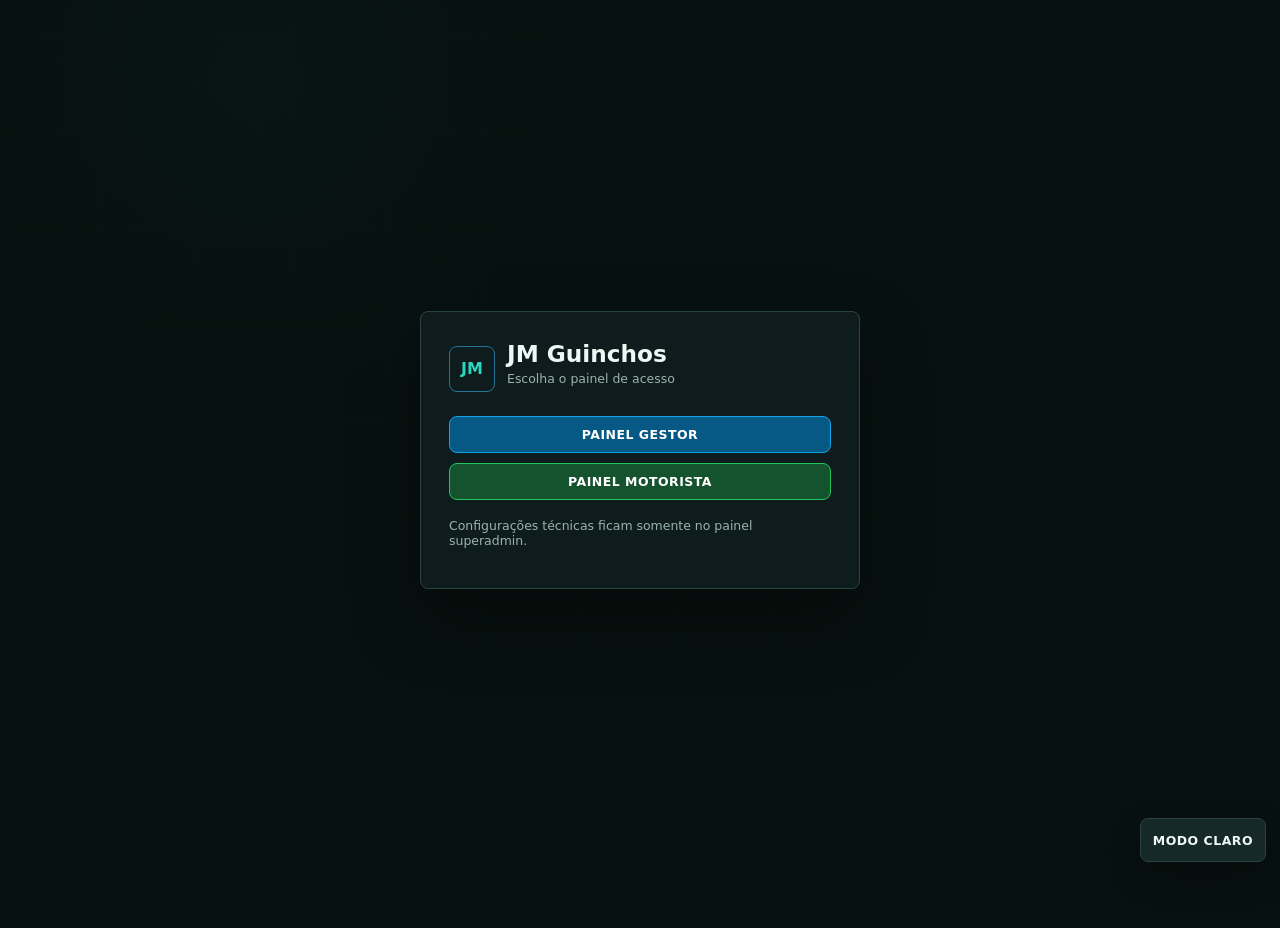
<file: index.html>
<!doctype html>
<html lang="pt-BR">
<head>
  <meta charset="utf-8">
  <meta name="viewport" content="width=device-width, initial-scale=1">
  <meta name="theme-color" content="#07111f">
  <title>JM Guinchos</title>
  <link rel="manifest" href="manifest.json?v=jm-v32-3-final-consolidada">
  <link rel="icon" href="assets/icon.svg" type="image/svg+xml">
  <link rel="stylesheet" href="css/style.css?v=jm-v32-3-final-consolidada">
</head>
<body>
  <section class="login">
    <div class="login-card">
      <div class="brand-row">
        <div class="brand-mark">JM</div>
        <div>
          <h1>JM Guinchos</h1>
          <p class="muted small">Escolha o painel de acesso</p>
        </div>
      </div>
      <div class="actions" style="display:grid;gap:10px">
        <a class="btn primary" style="text-align:center;text-decoration:none" href="jm.html">Painel gestor</a>
        <a class="btn good" style="text-align:center;text-decoration:none" href="motorista.html">Painel motorista</a>
      </div>
      <p class="muted small" style="margin-top:18px">Configurações técnicas ficam somente no painel superadmin.</p>
    </div>
  </section>
  <footer class="signature-footer" aria-hidden="true"></footer>
  <script src="js/utils.js?v=jm-v32-3-final-consolidada"></script>
  <script>
    if ("serviceWorker" in navigator) navigator.serviceWorker.register("service-worker.js?v=jm-v32-3-final-consolidada").catch(function(){});
  </script>
</body>
</html>
</file>
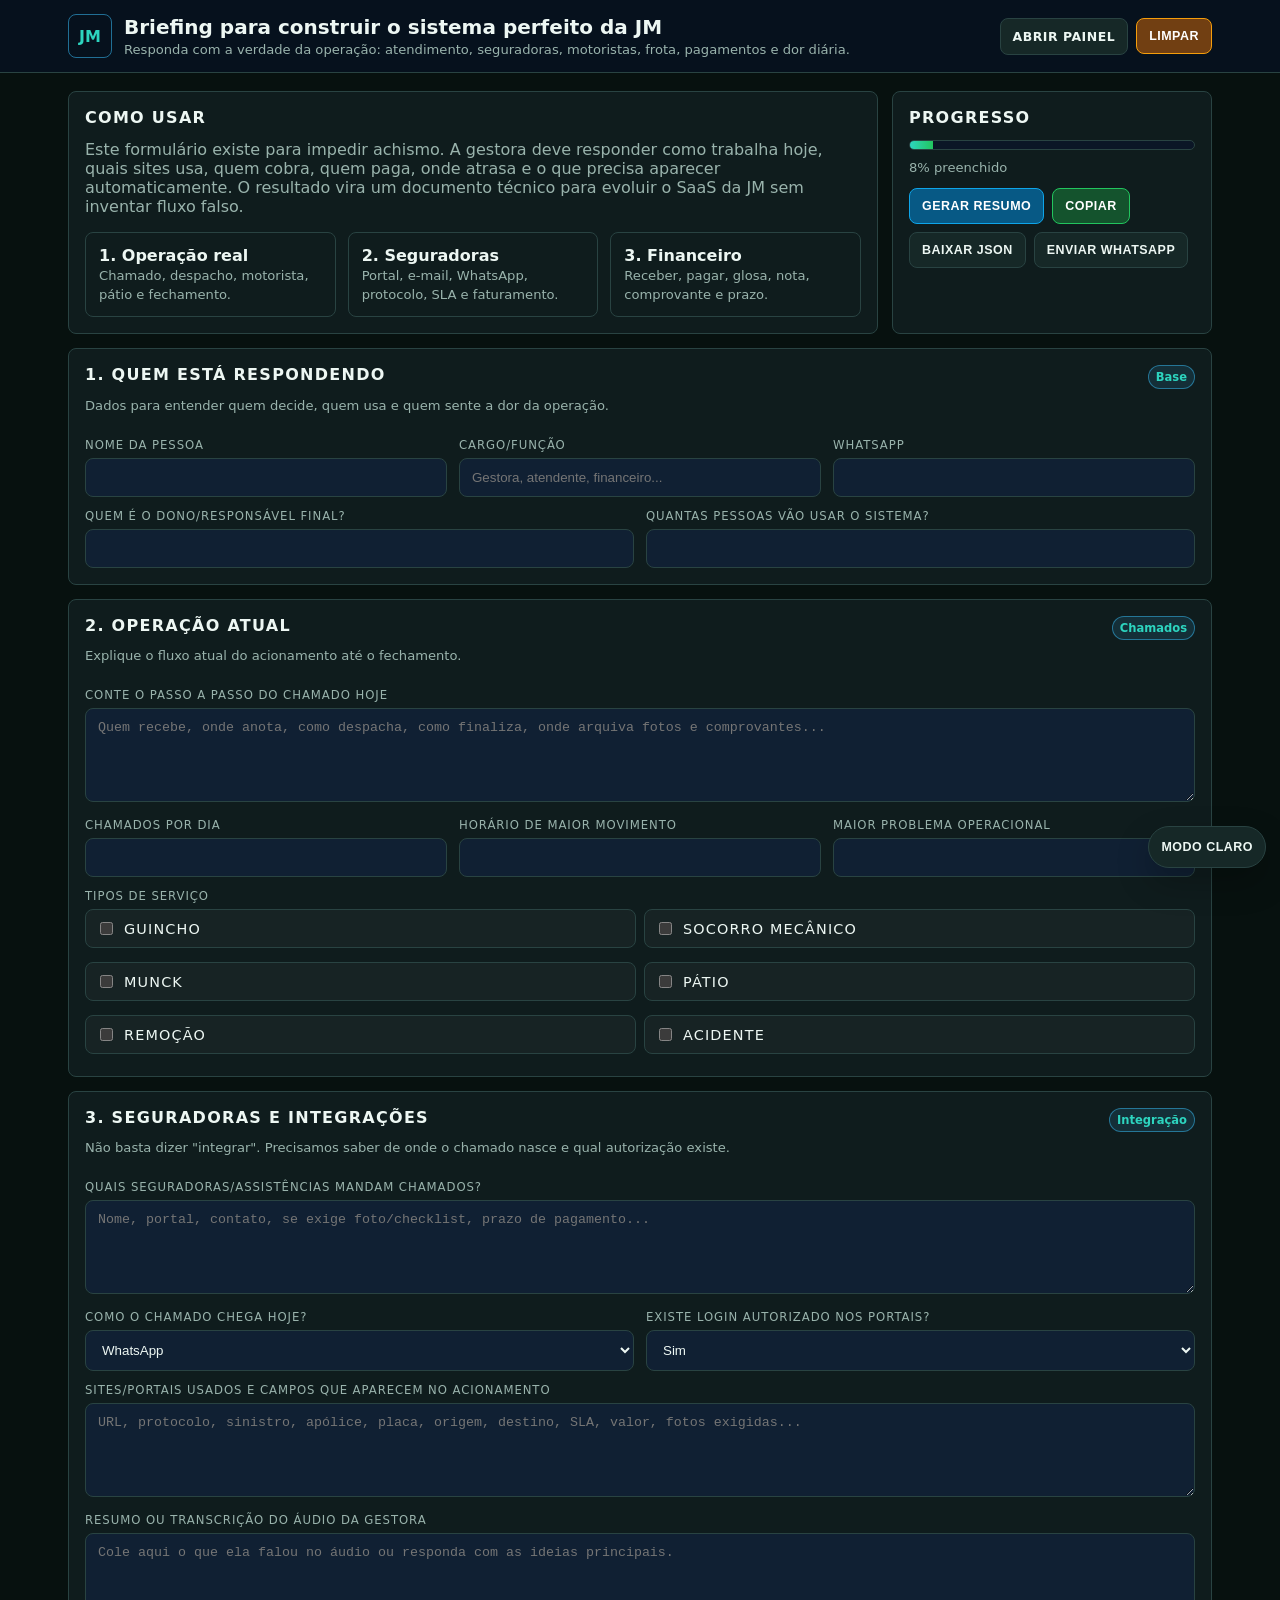
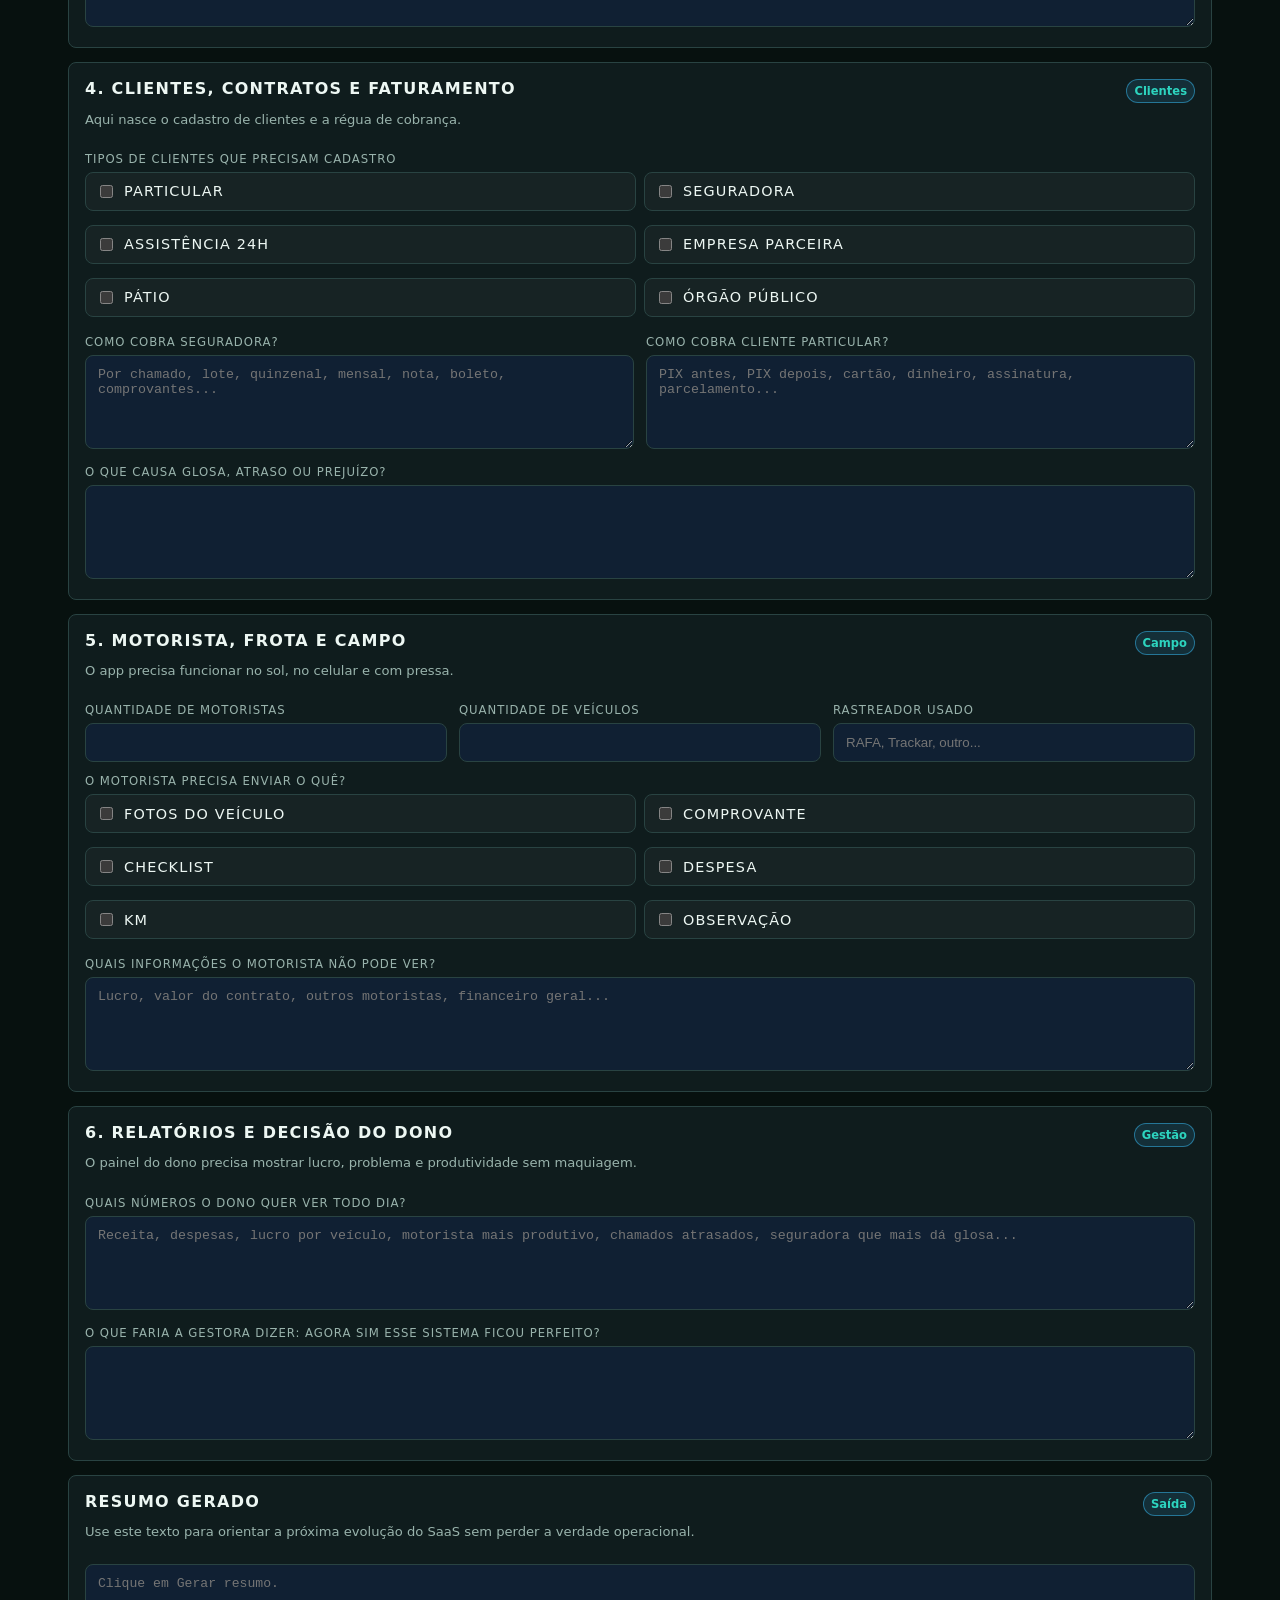
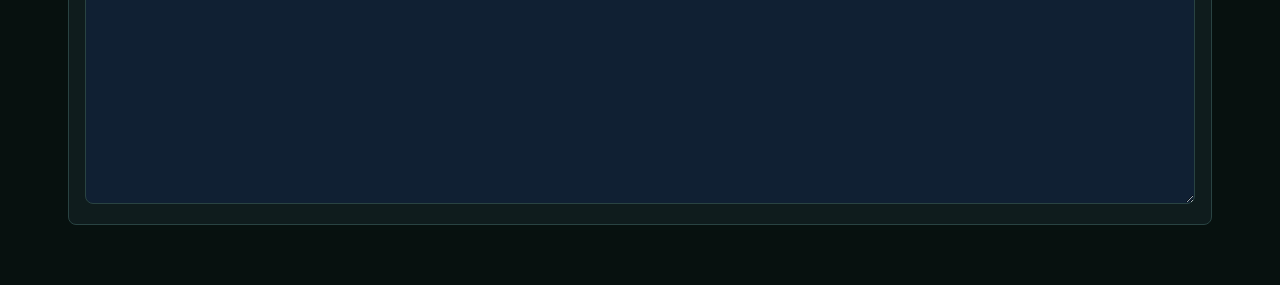
<file: formulario.html>
<!doctype html>
<html lang="pt-BR">
<head>
  <meta charset="utf-8">
  <meta name="viewport" content="width=device-width, initial-scale=1">
  <meta name="theme-color" content="#07110f">
  <title>JM Guinchos - Briefing do Sistema</title>
  <link rel="icon" href="assets/icon.svg" type="image/svg+xml">
  <style>
    :root {
      --bg:#07110f; --panel:#0f1c1d; --panel2:#162827; --line:#294342; --text:#edf7f3;
      --muted:#99b3ac; --accent:#2dd4bf; --green:#22c55e; --amber:#f59e0b; --red:#ef4444;
      --radius:8px;
    }
    html[data-theme="light"] {
      --bg:#f4f7fb; --panel:#ffffff; --panel2:#eef4f8; --line:#cbd8e3; --text:#0f172a;
      --muted:#526173; --accent:#087c89; --green:#15803d; --amber:#b45309; --red:#dc2626;
    }
    * { box-sizing:border-box; }
    body {
      margin:0;
      font-family:Inter, system-ui, -apple-system, BlinkMacSystemFont, "Segoe UI", sans-serif;
      background:var(--bg);
      color:var(--text);
      padding-bottom:28px;
    }
    header {
      position:sticky; top:0; z-index:10;
      border-bottom:1px solid var(--line);
      background:rgba(7,17,31,.94);
      backdrop-filter:blur(10px);
    }
    .top {
      max-width:1180px; margin:0 auto; padding:14px 18px;
      display:flex; align-items:center; justify-content:space-between; gap:12px;
    }
    .brand { display:flex; align-items:center; gap:12px; }
    .mark {
      width:44px; height:44px; display:grid; place-items:center;
      border:1px solid rgba(56,189,248,.55); border-radius:var(--radius);
      color:var(--accent); font-weight:900;
    }
    h1,h2,h3,p { margin-top:0; }
    h1 { font-size:1.25rem; margin-bottom:3px; }
    h2 { font-size:1rem; letter-spacing:.08em; text-transform:uppercase; }
    .muted { color:var(--muted); }
    .small { font-size:.82rem; }
    .wrap { max-width:1180px; margin:0 auto; padding:18px; }
    .hero {
      display:grid; grid-template-columns:minmax(0,1fr) 320px; gap:14px; align-items:stretch;
      margin-bottom:14px;
    }
    .panel, .card {
      background:var(--panel); border:1px solid var(--line); border-radius:var(--radius);
    }
    .panel { padding:16px; }
    .card { padding:13px; }
    .grid { display:grid; grid-template-columns:repeat(12,minmax(0,1fr)); gap:12px; }
    .col-3 { grid-column:span 3; } .col-4 { grid-column:span 4; } .col-6 { grid-column:span 6; } .col-8 { grid-column:span 8; } .col-12 { grid-column:span 12; }
    label { display:block; color:var(--muted); font-size:.73rem; text-transform:uppercase; letter-spacing:.08em; margin:0 0 6px; }
    input, select, textarea {
      width:100%; border:1px solid var(--line); background:#102033; color:var(--text);
      border-radius:var(--radius); padding:11px 12px; outline:none;
    }
    textarea { min-height:94px; resize:vertical; }
    input:focus, select:focus, textarea:focus { border-color:var(--accent); box-shadow:0 0 0 3px rgba(56,189,248,.12); }
    .checks { display:grid; grid-template-columns:repeat(2,minmax(0,1fr)); gap:8px; }
    .check {
      display:flex; align-items:center; gap:8px; padding:9px 10px; border:1px solid var(--line);
      border-radius:var(--radius); background:rgba(255,255,255,.03); color:var(--text); font-size:.9rem;
    }
    .check input { width:auto; }
    .actions { display:flex; flex-wrap:wrap; gap:8px; align-items:center; }
    .btn {
      border:1px solid var(--line); background:var(--panel2); color:var(--text);
      padding:10px 12px; border-radius:var(--radius); font-weight:850; cursor:pointer;
      text-transform:uppercase; letter-spacing:.04em; font-size:.78rem; text-decoration:none;
    }
    .btn.primary { background:#075985; border-color:#0ea5e9; color:#fff; }
    .btn.good { background:#14532d; border-color:#22c55e; color:#fff; }
    .btn.warn { background:#713f12; border-color:#f59e0b; color:#fff; }
    .progress { height:10px; background:#0b1626; border:1px solid var(--line); border-radius:999px; overflow:hidden; }
    .progress span { display:block; height:100%; width:0; background:linear-gradient(90deg,var(--accent),var(--green)); transition:.2s; }
    .section { margin-bottom:14px; }
    .section-head { display:flex; justify-content:space-between; align-items:flex-start; gap:12px; margin-bottom:12px; }
    .badge {
      display:inline-flex; align-items:center; padding:4px 7px; border-radius:999px; border:1px solid rgba(56,189,248,.5);
      background:rgba(56,189,248,.12); color:var(--accent); font-weight:800; font-size:.72rem;
    }
    .output { min-height:240px; white-space:pre-wrap; font-family:Consolas, "Courier New", monospace; font-size:.82rem; }
    .signature {
      position:fixed; right:14px; bottom:7px; color:rgba(141,162,189,.78);
      font-size:.66rem; font-weight:850; letter-spacing:.08em; text-transform:uppercase;
    }
    .theme-toggle { position:fixed; right:14px; bottom:32px; z-index:30; min-height:42px; border-radius:999px; box-shadow:0 14px 34px rgba(0,0,0,.24); }
    html[data-theme="light"] header { background:rgba(244,247,251,.94); }
    html[data-theme="light"] input, html[data-theme="light"] select, html[data-theme="light"] textarea { background:#fff; color:var(--text); border-color:#bed0df; }
    @media (max-width:900px) {
      .hero { grid-template-columns:1fr; }
      .col-3,.col-4,.col-6,.col-8 { grid-column:span 12; }
      .checks { grid-template-columns:1fr; }
      .top { align-items:flex-start; flex-direction:column; }
      .actions .btn { width:100%; text-align:center; }
      .signature { left:0; right:0; text-align:center; font-size:.58rem; }
    }
  </style>
</head>
<body>
  <header>
    <div class="top">
      <div class="brand">
        <div class="mark">JM</div>
        <div>
          <h1>Briefing para construir o sistema perfeito da JM</h1>
          <div class="muted small">Responda com a verdade da operação: atendimento, seguradoras, motoristas, frota, pagamentos e dor diária.</div>
        </div>
      </div>
      <div class="actions">
        <a class="btn" href="jm.html">Abrir painel</a>
        <button class="btn warn" id="clearBtn" type="button">Limpar</button>
      </div>
    </div>
  </header>

  <main class="wrap">
    <section class="hero">
      <div class="panel">
        <h2>Como usar</h2>
        <p class="muted">Este formulário existe para impedir achismo. A gestora deve responder como trabalha hoje, quais sites usa, quem cobra, quem paga, onde atrasa e o que precisa aparecer automaticamente. O resultado vira um documento técnico para evoluir o SaaS da JM sem inventar fluxo falso.</p>
        <div class="grid">
          <div class="card col-4"><b>1. Operação real</b><br><span class="muted small">Chamado, despacho, motorista, pátio e fechamento.</span></div>
          <div class="card col-4"><b>2. Seguradoras</b><br><span class="muted small">Portal, e-mail, WhatsApp, protocolo, SLA e faturamento.</span></div>
          <div class="card col-4"><b>3. Financeiro</b><br><span class="muted small">Receber, pagar, glosa, nota, comprovante e prazo.</span></div>
        </div>
      </div>
      <aside class="panel">
        <h2>Progresso</h2>
        <div class="progress"><span id="progressBar"></span></div>
        <p class="muted small" id="progressText" style="margin-top:10px">0% preenchido</p>
        <div class="actions">
          <button class="btn primary" id="buildBtn" type="button">Gerar resumo</button>
          <button class="btn good" id="copyBtn" type="button">Copiar</button>
          <button class="btn" id="downloadBtn" type="button">Baixar JSON</button>
          <button class="btn" id="whatsappBtn" type="button">Enviar WhatsApp</button>
        </div>
      </aside>
    </section>

    <form id="briefingForm">
      <section class="panel section">
        <div class="section-head"><div><h2>1. Quem está respondendo</h2><p class="muted small">Dados para entender quem decide, quem usa e quem sente a dor da operação.</p></div><span class="badge">Base</span></div>
        <div class="grid">
          <div class="col-4"><label>Nome da pessoa</label><input name="respondenteNome" required></div>
          <div class="col-4"><label>Cargo/função</label><input name="respondenteCargo" placeholder="Gestora, atendente, financeiro..."></div>
          <div class="col-4"><label>WhatsApp</label><input name="respondenteWhatsapp" inputmode="tel"></div>
          <div class="col-6"><label>Quem é o dono/responsável final?</label><input name="donoResponsavel"></div>
          <div class="col-6"><label>Quantas pessoas vão usar o sistema?</label><input name="usuariosQuantidade" inputmode="numeric"></div>
        </div>
      </section>

      <section class="panel section">
        <div class="section-head"><div><h2>2. Operação atual</h2><p class="muted small">Explique o fluxo atual do acionamento até o fechamento.</p></div><span class="badge">Chamados</span></div>
        <div class="grid">
          <div class="col-12"><label>Conte o passo a passo do chamado hoje</label><textarea name="fluxoAtual" required placeholder="Quem recebe, onde anota, como despacha, como finaliza, onde arquiva fotos e comprovantes..."></textarea></div>
          <div class="col-4"><label>Chamados por dia</label><input name="chamadosDia" inputmode="numeric"></div>
          <div class="col-4"><label>Horário de maior movimento</label><input name="picoOperacao"></div>
          <div class="col-4"><label>Maior problema operacional</label><input name="maiorProblemaOperacional"></div>
          <div class="col-12"><label>Tipos de serviço</label><div class="checks">
            <label class="check"><input type="checkbox" name="servicos" value="Guincho"> Guincho</label>
            <label class="check"><input type="checkbox" name="servicos" value="Socorro mecânico"> Socorro mecânico</label>
            <label class="check"><input type="checkbox" name="servicos" value="Munck"> Munck</label>
            <label class="check"><input type="checkbox" name="servicos" value="Pátio"> Pátio</label>
            <label class="check"><input type="checkbox" name="servicos" value="Remoção"> Remoção</label>
            <label class="check"><input type="checkbox" name="servicos" value="Acidente"> Acidente</label>
          </div></div>
        </div>
      </section>

      <section class="panel section">
        <div class="section-head"><div><h2>3. Seguradoras e integrações</h2><p class="muted small">Não basta dizer "integrar". Precisamos saber de onde o chamado nasce e qual autorização existe.</p></div><span class="badge">Integração</span></div>
        <div class="grid">
          <div class="col-12"><label>Quais seguradoras/assistências mandam chamados?</label><textarea name="seguradorasLista" placeholder="Nome, portal, contato, se exige foto/checklist, prazo de pagamento..."></textarea></div>
          <div class="col-6"><label>Como o chamado chega hoje?</label><select name="entradaChamado"><option>WhatsApp</option><option>E-mail</option><option>Portal da seguradora</option><option>Telefone</option><option>API/webhook</option><option>Misto</option></select></div>
          <div class="col-6"><label>Existe login autorizado nos portais?</label><select name="loginPortais"><option>Sim</option><option>Não</option><option>Alguns</option><option>Não sei</option></select></div>
          <div class="col-12"><label>Sites/portais usados e campos que aparecem no acionamento</label><textarea name="portaisCampos" placeholder="URL, protocolo, sinistro, apólice, placa, origem, destino, SLA, valor, fotos exigidas..."></textarea></div>
          <div class="col-12"><label>Resumo ou transcrição do áudio da gestora</label><textarea name="audioResumo" placeholder="Cole aqui o que ela falou no áudio ou responda com as ideias principais."></textarea></div>
        </div>
      </section>

      <section class="panel section">
        <div class="section-head"><div><h2>4. Clientes, contratos e faturamento</h2><p class="muted small">Aqui nasce o cadastro de clientes e a régua de cobrança.</p></div><span class="badge">Clientes</span></div>
        <div class="grid">
          <div class="col-12"><label>Tipos de clientes que precisam cadastro</label><div class="checks">
            <label class="check"><input type="checkbox" name="tiposClientes" value="Particular"> Particular</label>
            <label class="check"><input type="checkbox" name="tiposClientes" value="Seguradora"> Seguradora</label>
            <label class="check"><input type="checkbox" name="tiposClientes" value="Assistência 24h"> Assistência 24h</label>
            <label class="check"><input type="checkbox" name="tiposClientes" value="Empresa parceira"> Empresa parceira</label>
            <label class="check"><input type="checkbox" name="tiposClientes" value="Pátio"> Pátio</label>
            <label class="check"><input type="checkbox" name="tiposClientes" value="Órgão público"> Órgão público</label>
          </div></div>
          <div class="col-6"><label>Como cobra seguradora?</label><textarea name="cobrancaSeguradora" placeholder="Por chamado, lote, quinzenal, mensal, nota, boleto, comprovantes..."></textarea></div>
          <div class="col-6"><label>Como cobra cliente particular?</label><textarea name="cobrancaParticular" placeholder="PIX antes, PIX depois, cartão, dinheiro, assinatura, parcelamento..."></textarea></div>
          <div class="col-12"><label>O que causa glosa, atraso ou prejuízo?</label><textarea name="glosasPrejuizos"></textarea></div>
        </div>
      </section>

      <section class="panel section">
        <div class="section-head"><div><h2>5. Motorista, frota e campo</h2><p class="muted small">O app precisa funcionar no sol, no celular e com pressa.</p></div><span class="badge">Campo</span></div>
        <div class="grid">
          <div class="col-4"><label>Quantidade de motoristas</label><input name="motoristasQuantidade" inputmode="numeric"></div>
          <div class="col-4"><label>Quantidade de veículos</label><input name="veiculosQuantidade" inputmode="numeric"></div>
          <div class="col-4"><label>Rastreador usado</label><input name="rastreador" placeholder="RAFA, Trackar, outro..."></div>
          <div class="col-12"><label>O motorista precisa enviar o quê?</label><div class="checks">
            <label class="check"><input type="checkbox" name="motoristaEnvia" value="Fotos do veículo"> Fotos do veículo</label>
            <label class="check"><input type="checkbox" name="motoristaEnvia" value="Comprovante"> Comprovante</label>
            <label class="check"><input type="checkbox" name="motoristaEnvia" value="Checklist"> Checklist</label>
            <label class="check"><input type="checkbox" name="motoristaEnvia" value="Despesa"> Despesa</label>
            <label class="check"><input type="checkbox" name="motoristaEnvia" value="KM"> KM</label>
            <label class="check"><input type="checkbox" name="motoristaEnvia" value="Observação"> Observação</label>
          </div></div>
          <div class="col-12"><label>Quais informações o motorista não pode ver?</label><textarea name="restricoesMotorista" placeholder="Lucro, valor do contrato, outros motoristas, financeiro geral..."></textarea></div>
        </div>
      </section>

      <section class="panel section">
        <div class="section-head"><div><h2>6. Relatórios e decisão do dono</h2><p class="muted small">O painel do dono precisa mostrar lucro, problema e produtividade sem maquiagem.</p></div><span class="badge">Gestão</span></div>
        <div class="grid">
          <div class="col-12"><label>Quais números o dono quer ver todo dia?</label><textarea name="kpisDono" placeholder="Receita, despesas, lucro por veículo, motorista mais produtivo, chamados atrasados, seguradora que mais dá glosa..."></textarea></div>
          <div class="col-12"><label>O que faria a gestora dizer: agora sim esse sistema ficou perfeito?</label><textarea name="definicaoSucesso" required></textarea></div>
        </div>
      </section>
    </form>

    <section class="panel section">
      <div class="section-head"><div><h2>Resumo gerado</h2><p class="muted small">Use este texto para orientar a próxima evolução do SaaS sem perder a verdade operacional.</p></div><span class="badge">Saída</span></div>
      <textarea id="output" class="output" readonly placeholder="Clique em Gerar resumo."></textarea>
    </section>
  </main>

  <div class="signature" aria-hidden="true"></div>

  <script>
    (function () {
      "use strict";
      const STORAGE_KEY = "jm_guinchos_briefing_v1";
      const form = document.getElementById("briefingForm");
      const output = document.getElementById("output");
      const progressBar = document.getElementById("progressBar");
      const progressText = document.getElementById("progressText");

      function fields() {
        return Array.from(form.querySelectorAll("input, select, textarea"));
      }

      function collect() {
        const data = {};
        fields().forEach((field) => {
          if (field.type === "checkbox") {
            data[field.name] = data[field.name] || [];
            if (field.checked) data[field.name].push(field.value);
            return;
          }
          data[field.name] = field.value.trim();
        });
        data.generatedAt = new Date().toISOString();
        return data;
      }

      function apply(data) {
        if (!data) return;
        fields().forEach((field) => {
          if (field.type === "checkbox") {
            field.checked = Array.isArray(data[field.name]) && data[field.name].includes(field.value);
            return;
          }
          if (data[field.name] != null) field.value = data[field.name];
        });
        updateProgress();
      }

      function updateProgress() {
        const all = fields().filter((f) => f.type !== "checkbox");
        const filled = all.filter((f) => String(f.value || "").trim()).length;
        const checks = Array.from(form.querySelectorAll("input[type='checkbox']"));
        const groups = Array.from(new Set(checks.map((c) => c.name)));
        const checkedGroups = groups.filter((name) => checks.some((c) => c.name === name && c.checked)).length;
        const total = all.length + groups.length;
        const done = filled + checkedGroups;
        const pct = total ? Math.round((done / total) * 100) : 0;
        progressBar.style.width = pct + "%";
        progressText.textContent = pct + "% preenchido";
      }

      function save() {
        localStorage.setItem(STORAGE_KEY, JSON.stringify(collect()));
        updateProgress();
      }

      function summary(data) {
        return [
          "BRIEFING JM GUINCHOS - SISTEMA 100/10",
          "",
          "RESPONDENTE",
          "- Nome: " + (data.respondenteNome || ""),
          "- Cargo: " + (data.respondenteCargo || ""),
          "- WhatsApp: " + (data.respondenteWhatsapp || ""),
          "- Responsável final: " + (data.donoResponsavel || ""),
          "- Usuários previstos: " + (data.usuariosQuantidade || ""),
          "",
          "OPERAÇÃO",
          "- Fluxo atual: " + (data.fluxoAtual || ""),
          "- Chamados/dia: " + (data.chamadosDia || ""),
          "- Pico: " + (data.picoOperacao || ""),
          "- Maior problema: " + (data.maiorProblemaOperacional || ""),
          "- Serviços: " + ((data.servicos || []).join(", ") || ""),
          "",
          "SEGURADORAS E INTEGRAÇÕES",
          "- Seguradoras: " + (data.seguradorasLista || ""),
          "- Entrada do chamado: " + (data.entradaChamado || ""),
          "- Login nos portais: " + (data.loginPortais || ""),
          "- Portais/campos: " + (data.portaisCampos || ""),
          "- Áudio/resumo da gestora: " + (data.audioResumo || ""),
          "",
          "CLIENTES E FINANCEIRO",
          "- Tipos de cliente: " + ((data.tiposClientes || []).join(", ") || ""),
          "- Cobrança seguradora: " + (data.cobrancaSeguradora || ""),
          "- Cobrança particular: " + (data.cobrancaParticular || ""),
          "- Glosas/prejuízos: " + (data.glosasPrejuizos || ""),
          "",
          "MOTORISTA E FROTA",
          "- Motoristas: " + (data.motoristasQuantidade || ""),
          "- Veículos: " + (data.veiculosQuantidade || ""),
          "- Rastreador: " + (data.rastreador || ""),
          "- Motorista envia: " + ((data.motoristaEnvia || []).join(", ") || ""),
          "- Restrições motorista: " + (data.restricoesMotorista || ""),
          "",
          "GESTÃO",
          "- KPIs do dono: " + (data.kpisDono || ""),
          "- Definição de sucesso: " + (data.definicaoSucesso || "")
        ].join("\n");
      }

      function generate() {
        const data = collect();
        output.value = summary(data);
        localStorage.setItem(STORAGE_KEY, JSON.stringify(data));
        return data;
      }

      form.addEventListener("input", save);
      document.getElementById("buildBtn").onclick = generate;
      document.getElementById("copyBtn").onclick = async () => {
        if (!output.value) generate();
        await navigator.clipboard.writeText(output.value).catch(() => {});
      };
      document.getElementById("downloadBtn").onclick = () => {
        const data = generate();
        const blob = new Blob([JSON.stringify(data, null, 2)], { type: "application/json" });
        const a = document.createElement("a");
        a.href = URL.createObjectURL(blob);
        a.download = "briefing-jm-guinchos.json";
        a.click();
        URL.revokeObjectURL(a.href);
      };
      document.getElementById("whatsappBtn").onclick = () => {
        if (!output.value) generate();
        const text = encodeURIComponent(output.value.slice(0, 3500));
        const win = window.open("https://wa.me/?text=" + text, "_blank", "noopener,noreferrer");
        if (win) win.opener = null;
      };
      document.getElementById("clearBtn").onclick = () => {
        if (!confirm("Limpar todas as respostas deste navegador?")) return;
        localStorage.removeItem(STORAGE_KEY);
        form.reset();
        output.value = "";
        updateProgress();
      };
      apply(JSON.parse(localStorage.getItem(STORAGE_KEY) || "null"));
      updateProgress();
      const themeBtn = document.createElement("button");
      themeBtn.type = "button";
      themeBtn.className = "btn theme-toggle";
      function applyTheme(theme) {
        const next = theme === "light" ? "light" : "dark";
        document.documentElement.setAttribute("data-theme", next);
        document.documentElement.style.colorScheme = next;
        localStorage.setItem("jm-theme", next);
        themeBtn.textContent = next === "light" ? "Modo escuro" : "Modo claro";
      }
      applyTheme(localStorage.getItem("jm-theme") || "dark");
      themeBtn.onclick = () => applyTheme(document.documentElement.getAttribute("data-theme") === "light" ? "dark" : "light");
      document.body.appendChild(themeBtn);
    }());
  </script>
</body>
</html>
</file>
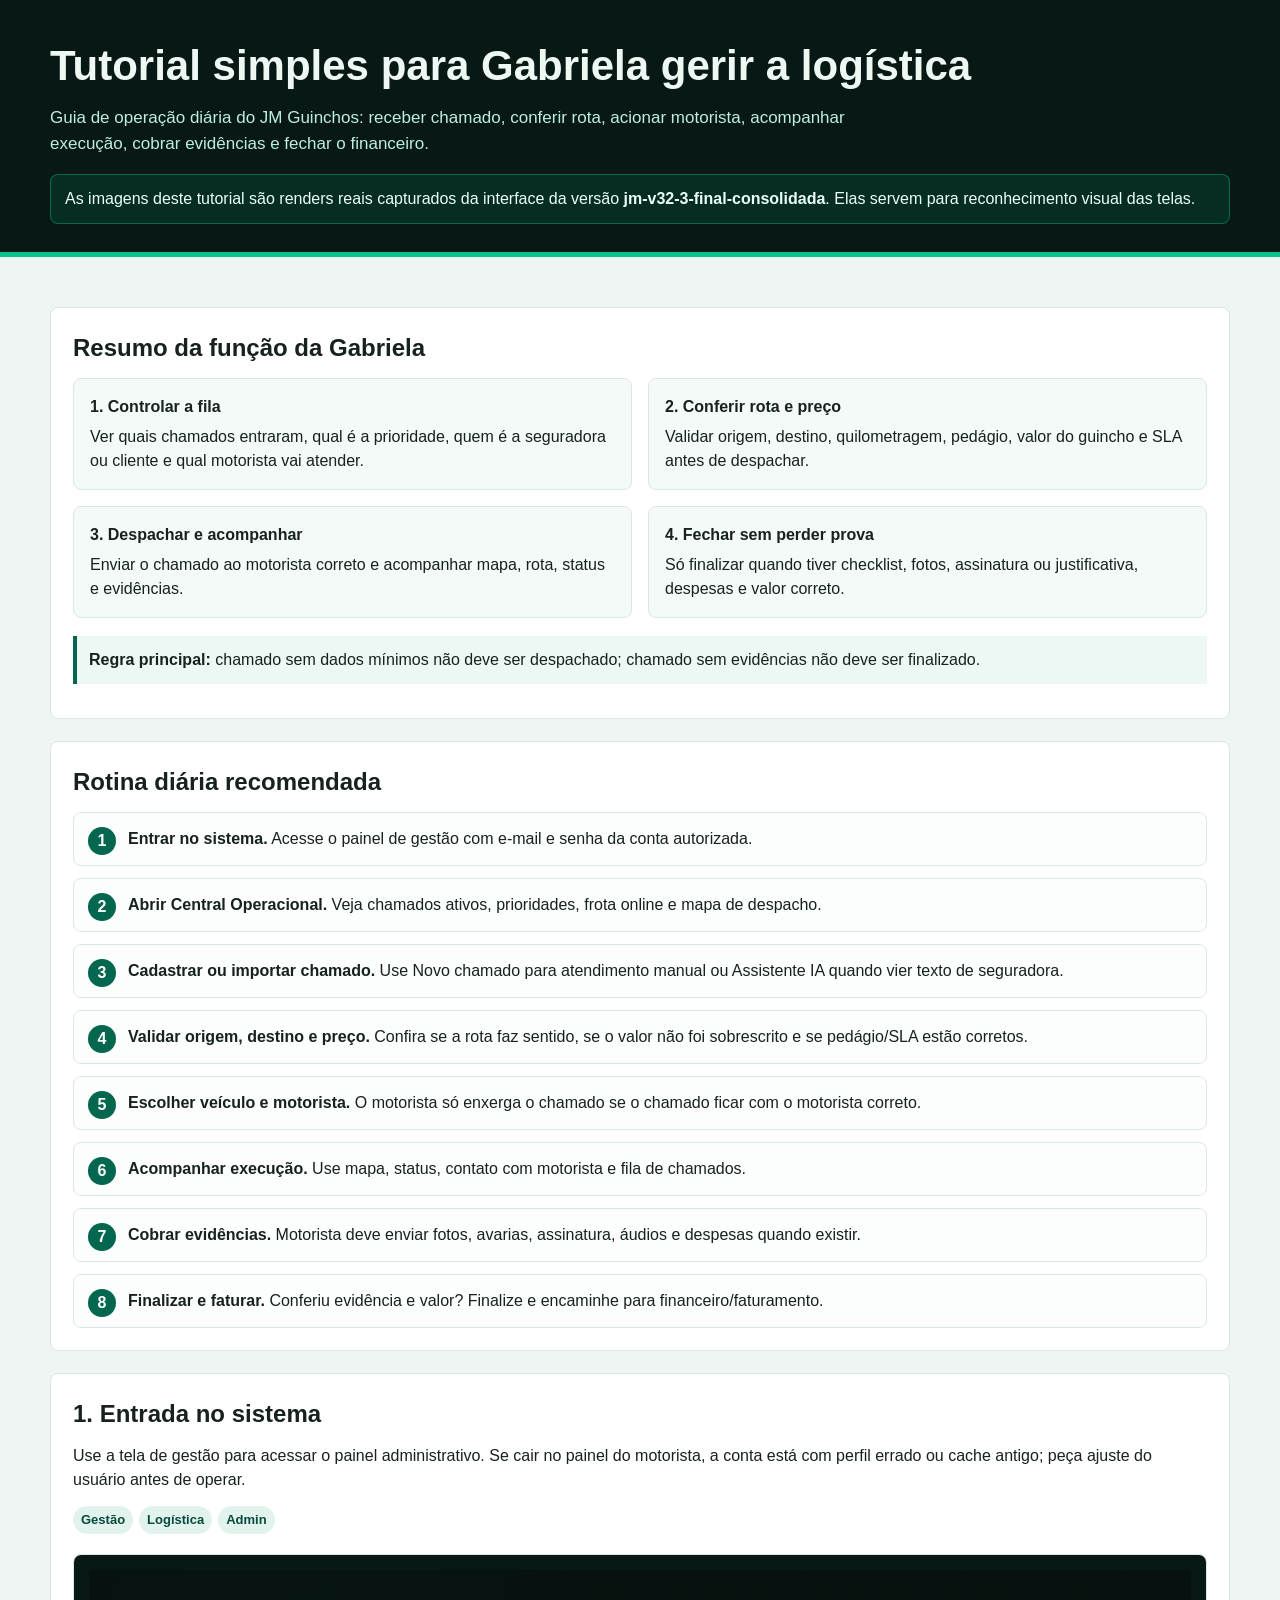
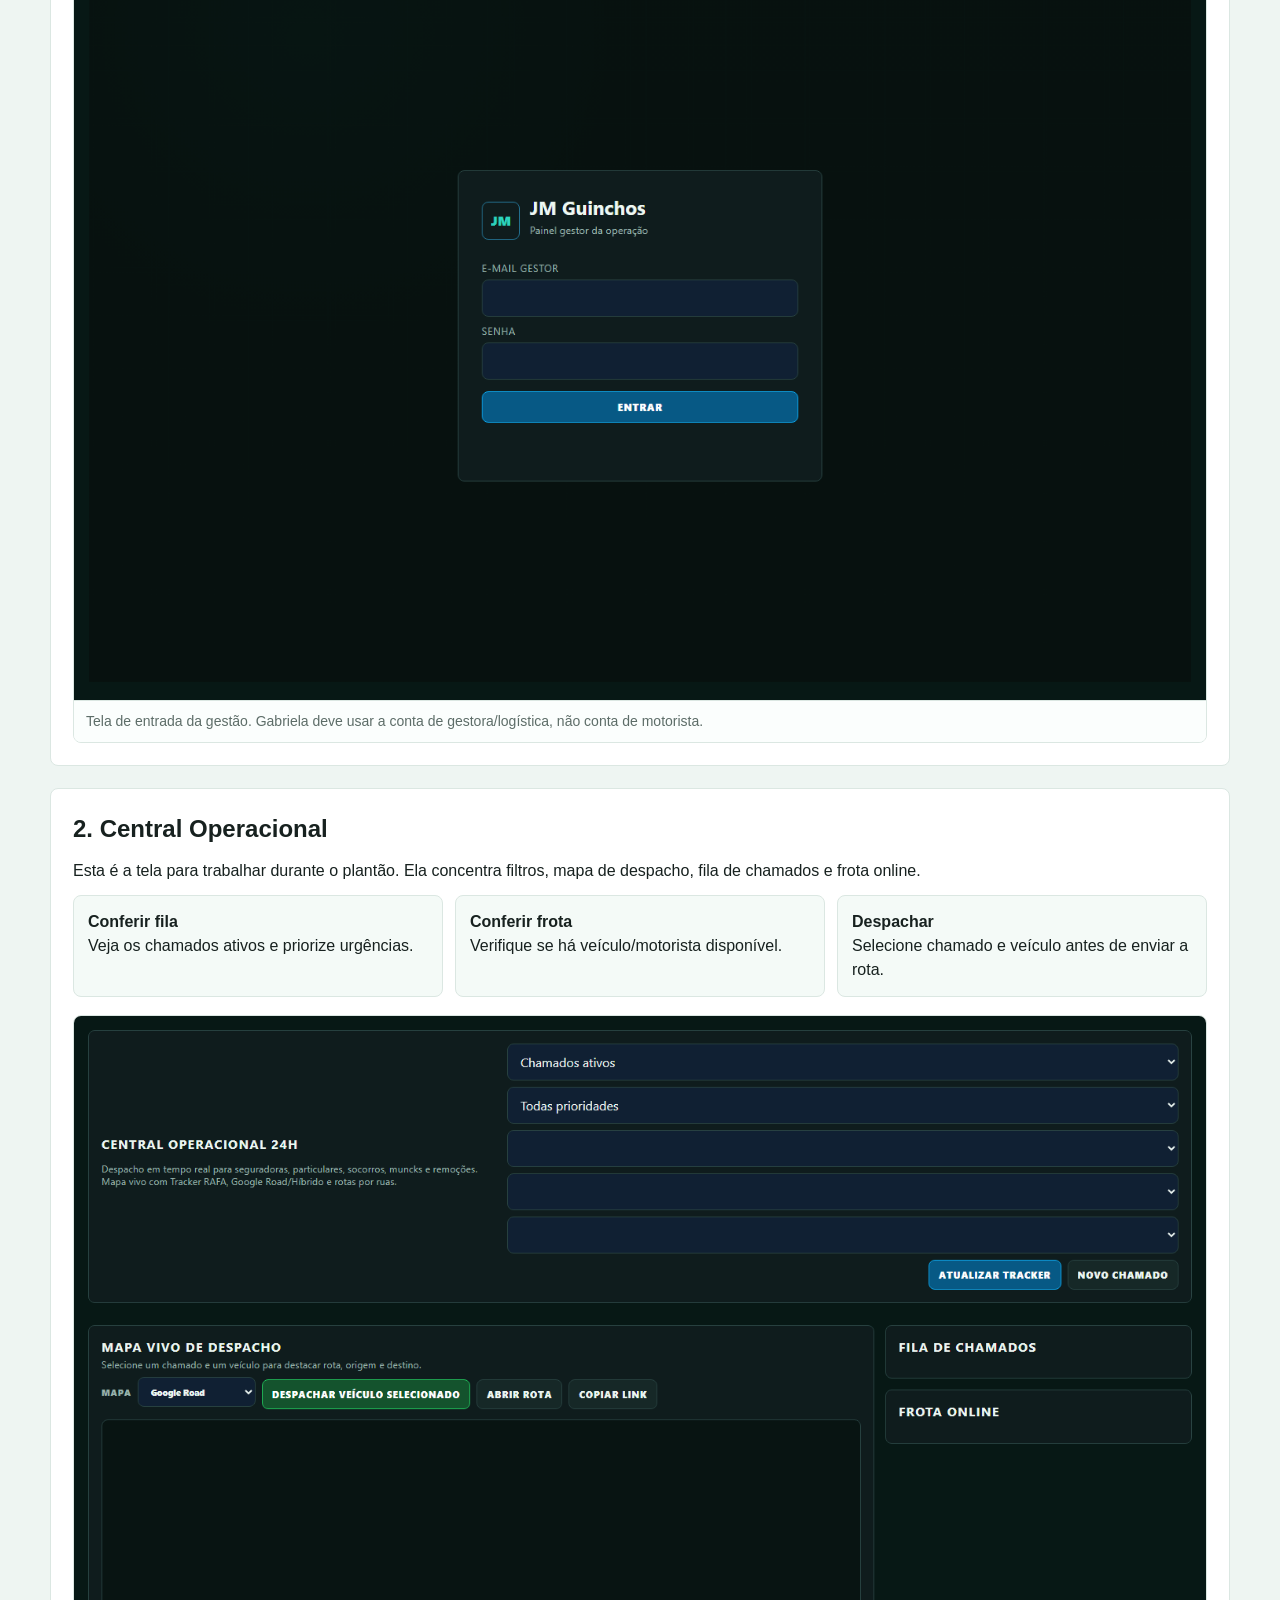
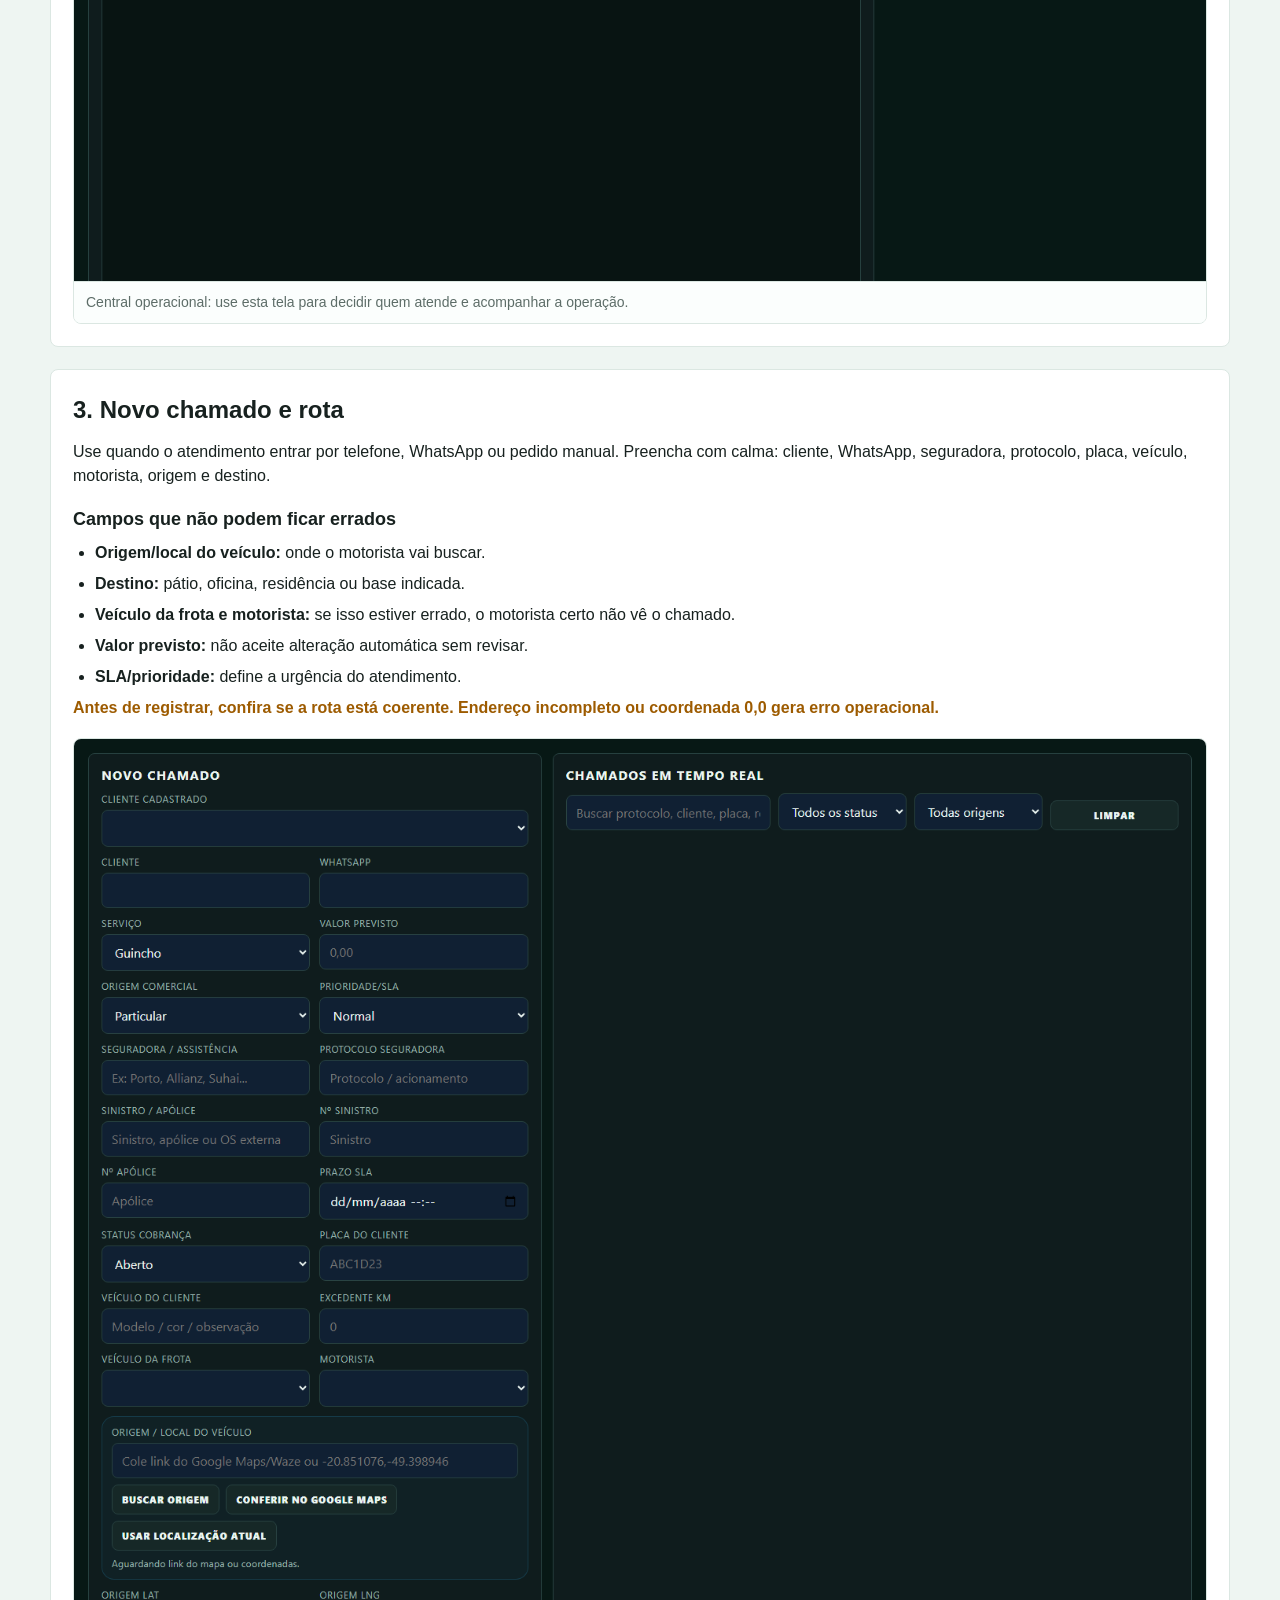
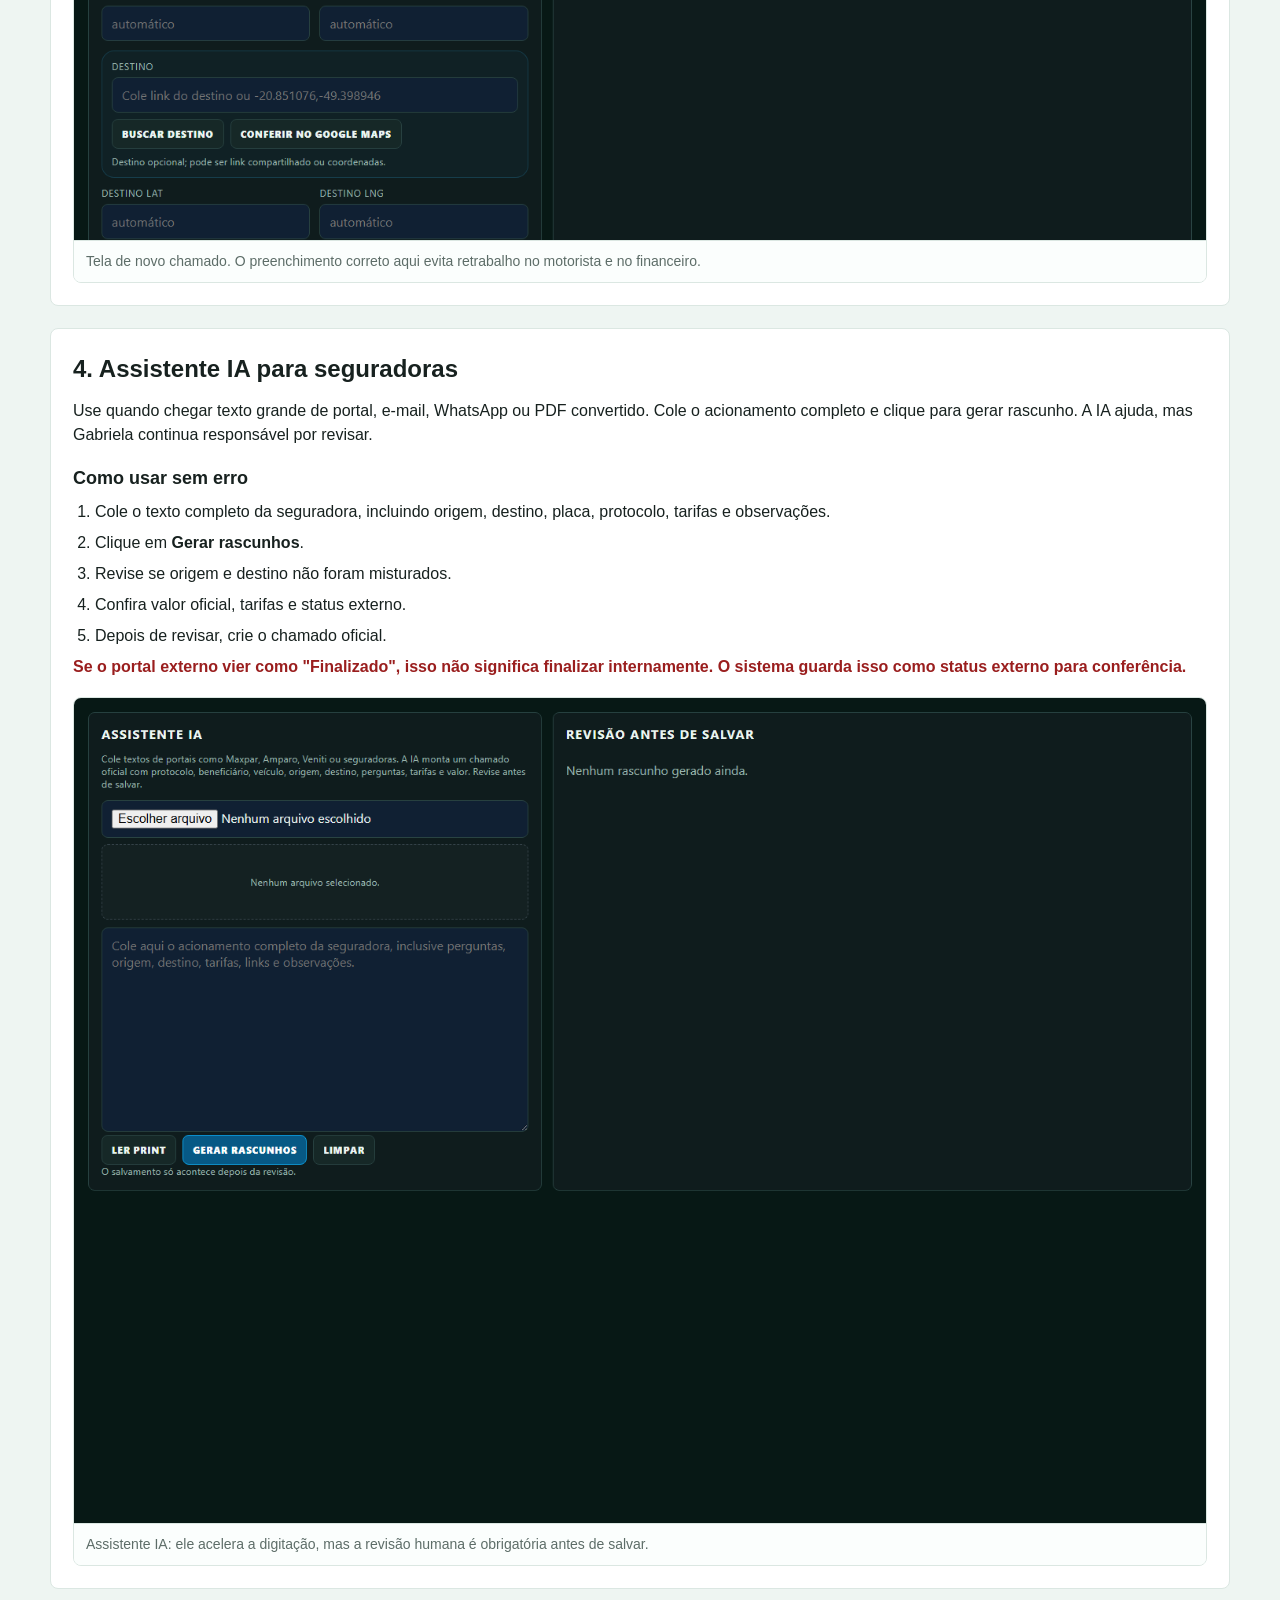
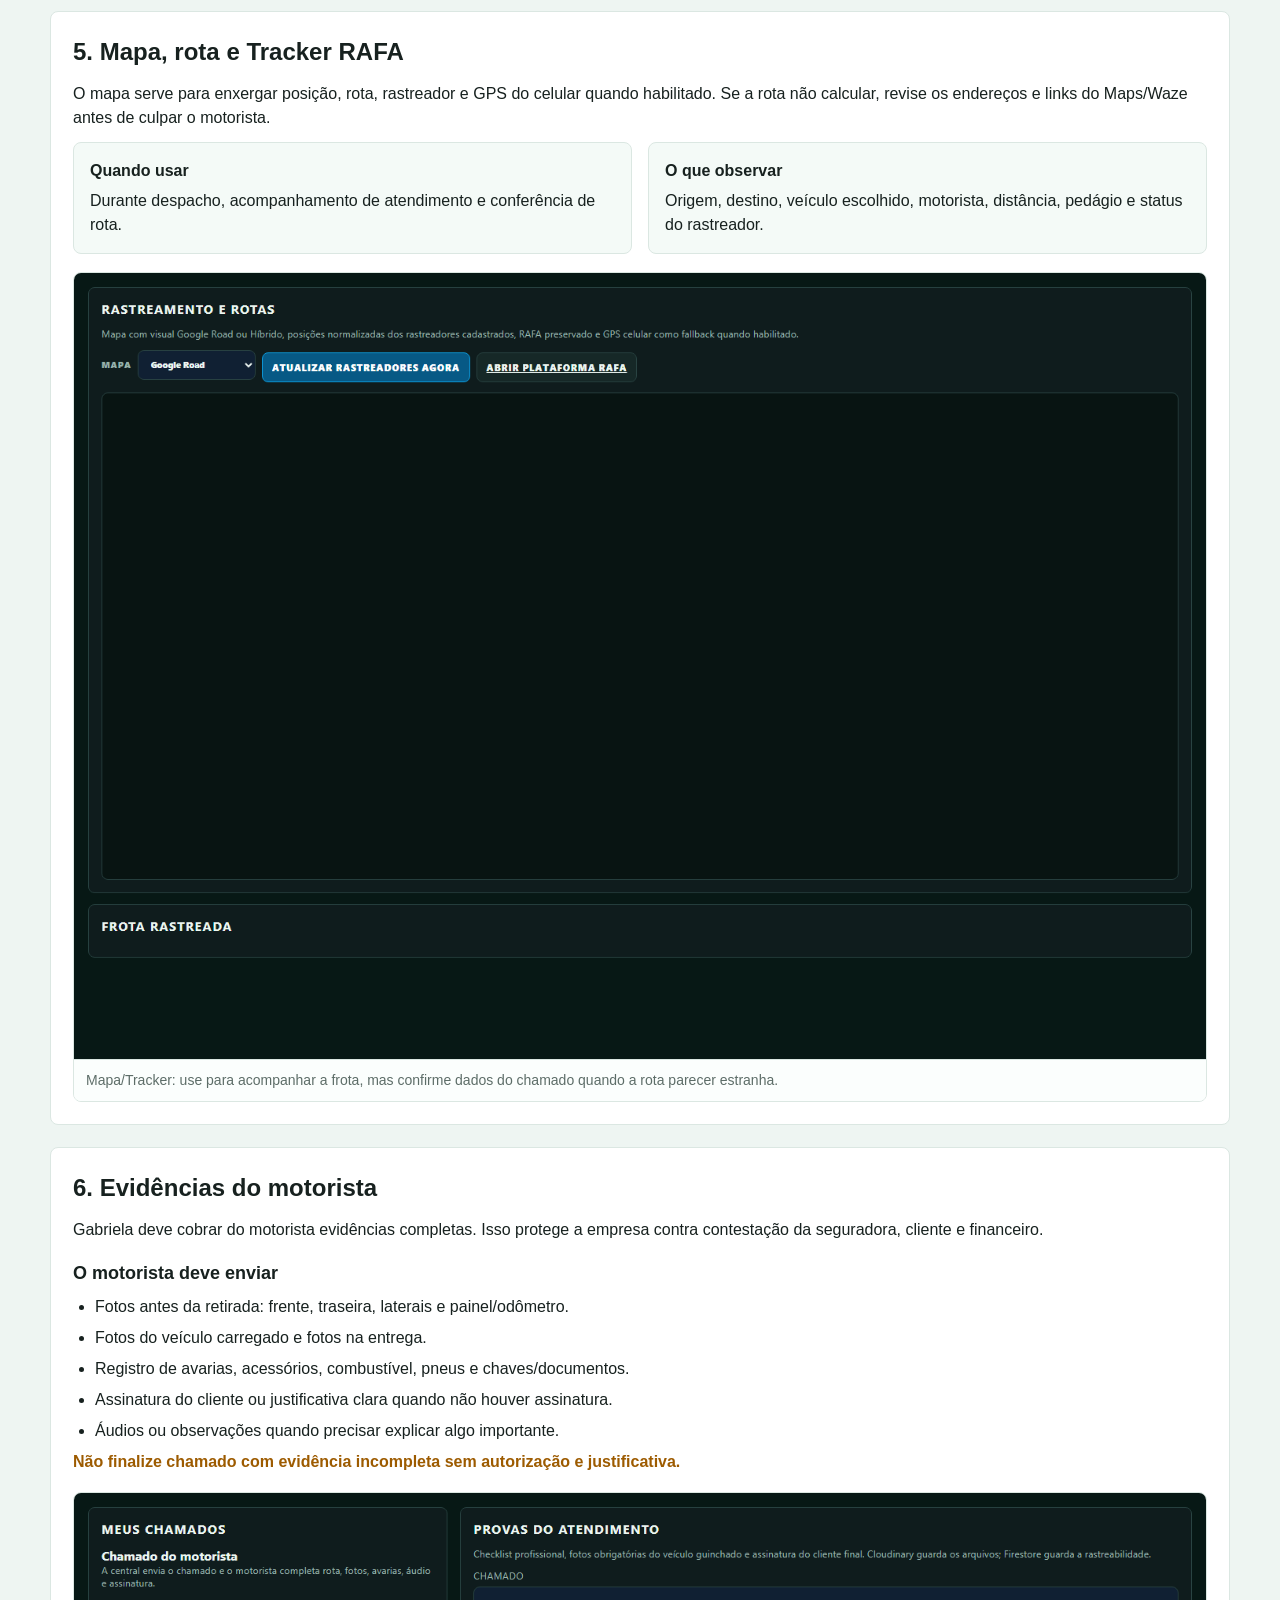
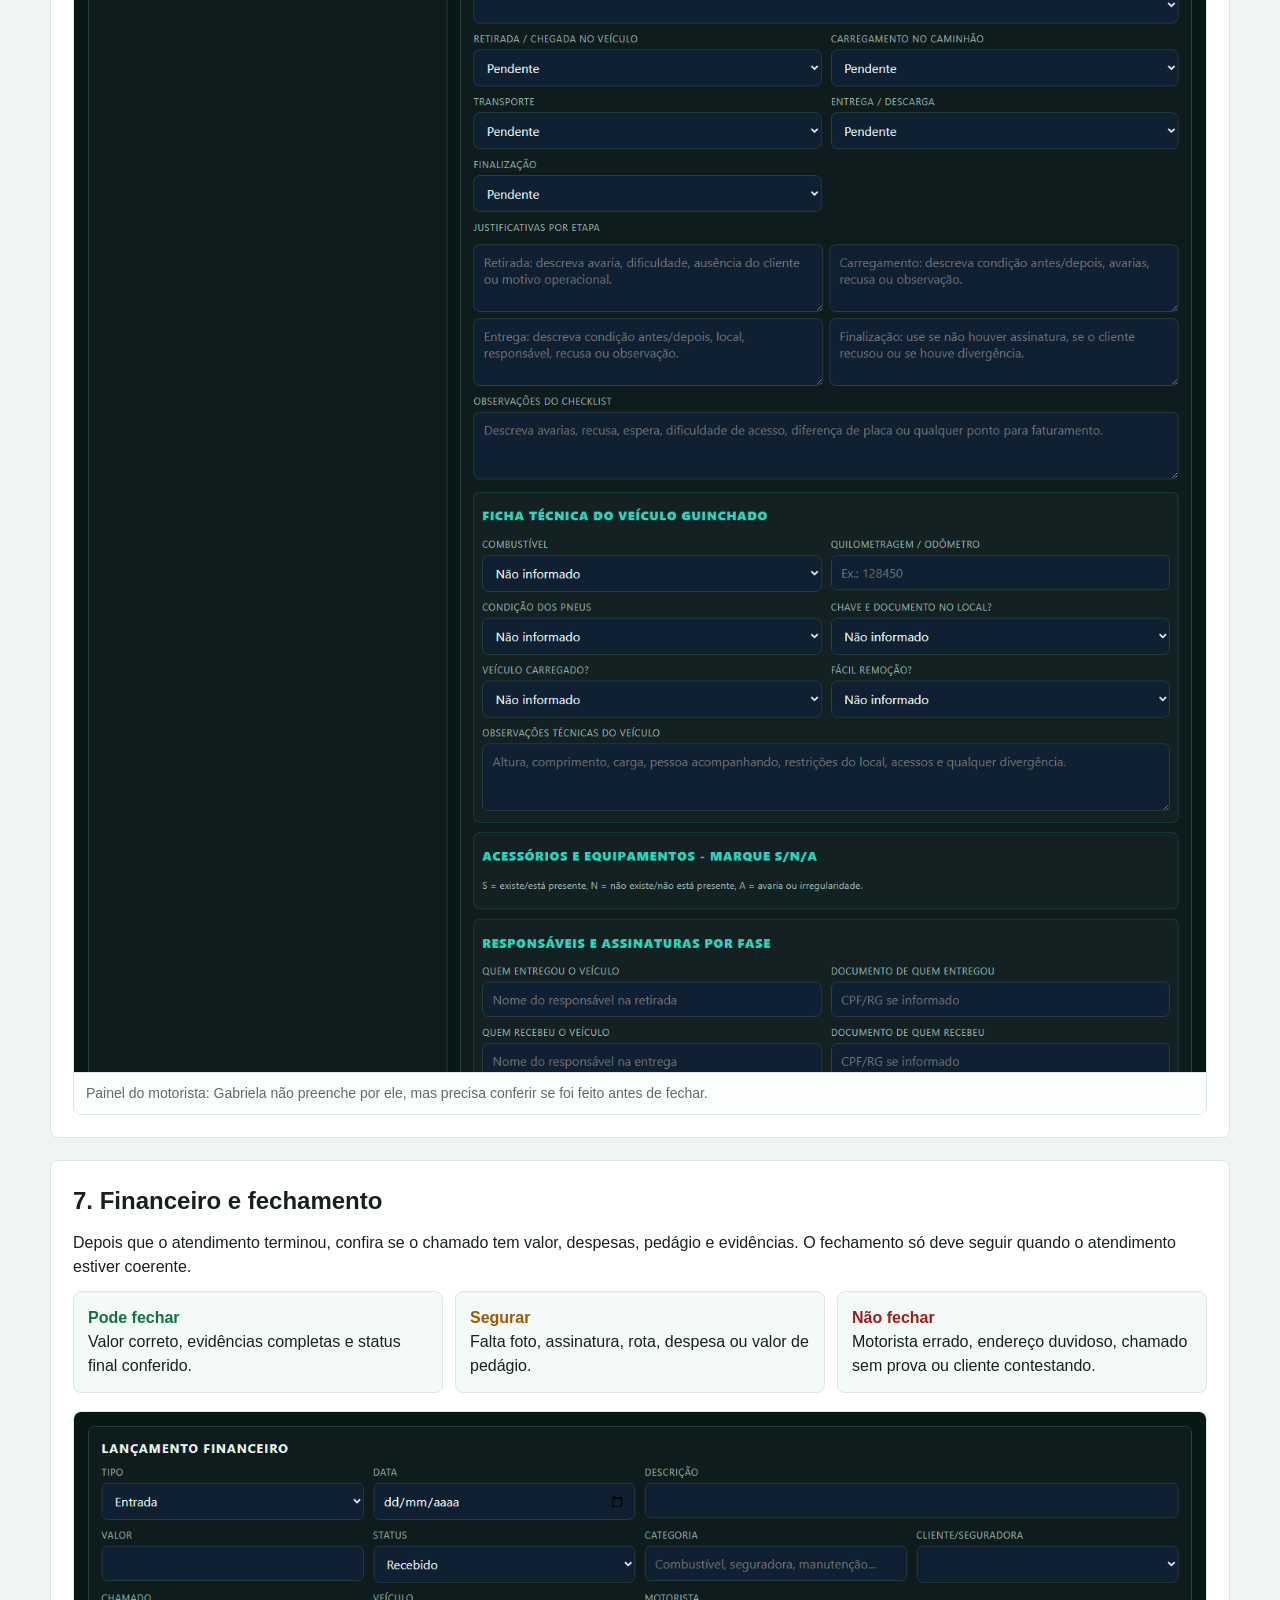
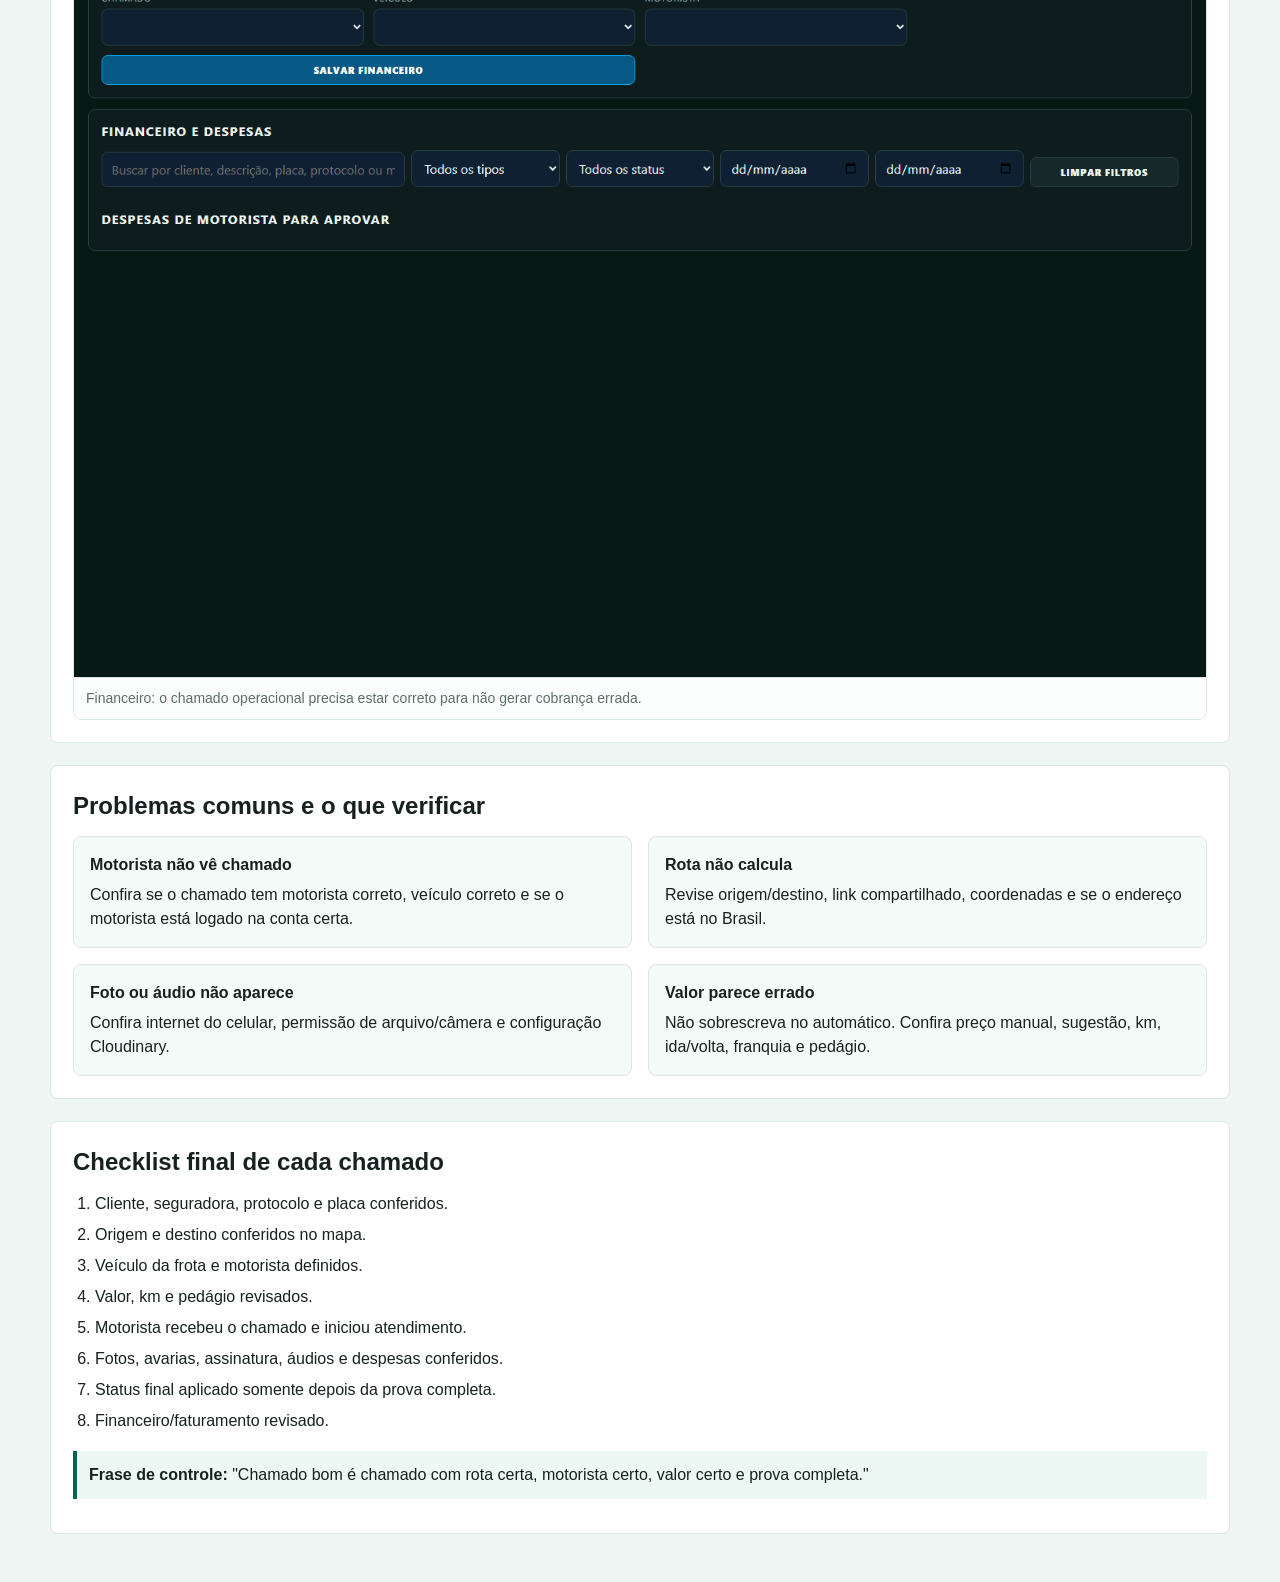
<file: TUTORIAL_GABRIELA.html>
<!doctype html>
<html lang="pt-BR">
<head>
  <meta charset="utf-8">
  <meta name="viewport" content="width=device-width, initial-scale=1">
  <title>Tutorial Gabriela - JM Guinchos</title>
  <style>
    :root {
      color-scheme: light;
      --ink: #17211f;
      --muted: #5d6d68;
      --line: #dbe7e2;
      --soft: #f4faf7;
      --brand: #03664f;
      --brand-2: #0786b8;
      --warn: #9d5b00;
      --danger: #9a1e1e;
      --ok: #117243;
      --paper: #ffffff;
    }
    * { box-sizing: border-box; }
    body {
      margin: 0;
      font-family: Arial, Helvetica, sans-serif;
      color: var(--ink);
      background: #eef5f2;
      line-height: 1.5;
    }
    main {
      width: min(1180px, calc(100% - 32px));
      margin: 0 auto;
      padding: 28px 0 48px;
    }
    header {
      background: #071815;
      color: #eef8f3;
      border-bottom: 5px solid #0ac28b;
    }
    .hero {
      width: min(1180px, calc(100% - 32px));
      margin: 0 auto;
      padding: 34px 0 28px;
    }
    .hero h1 {
      margin: 0 0 8px;
      font-size: clamp(28px, 4vw, 42px);
      letter-spacing: 0;
    }
    .hero p {
      max-width: 820px;
      margin: 0;
      color: #bdeee0;
      font-size: 17px;
    }
    .notice {
      margin-top: 18px;
      padding: 12px 14px;
      border: 1px solid rgba(10, 194, 139, .42);
      background: rgba(10, 194, 139, .12);
      border-radius: 8px;
      color: #e9fff7;
    }
    section {
      margin-top: 22px;
      padding: 22px;
      background: var(--paper);
      border: 1px solid var(--line);
      border-radius: 8px;
    }
    h2 {
      margin: 0 0 12px;
      font-size: 24px;
      letter-spacing: 0;
    }
    h3 {
      margin: 18px 0 8px;
      font-size: 18px;
      letter-spacing: 0;
    }
    p { margin: 0 0 12px; }
    ul, ol { margin: 8px 0 0 22px; padding: 0; }
    li { margin: 7px 0; }
    a { color: var(--brand-2); }
    .grid {
      display: grid;
      grid-template-columns: repeat(2, minmax(0, 1fr));
      gap: 16px;
    }
    .task {
      padding: 16px;
      border: 1px solid var(--line);
      background: var(--soft);
      border-radius: 8px;
    }
    .task strong { display: block; margin-bottom: 6px; }
    .badge {
      display: inline-block;
      margin: 2px 6px 2px 0;
      padding: 4px 8px;
      border-radius: 999px;
      background: #e2f3ee;
      color: #064b3b;
      font-size: 13px;
      font-weight: 700;
    }
    .flow {
      counter-reset: step;
      display: grid;
      gap: 12px;
      margin-top: 12px;
    }
    .flow div {
      position: relative;
      padding: 14px 14px 14px 54px;
      border: 1px solid var(--line);
      border-radius: 8px;
      background: #fbfefd;
    }
    .flow div:before {
      counter-increment: step;
      content: counter(step);
      position: absolute;
      left: 14px;
      top: 14px;
      width: 28px;
      height: 28px;
      display: grid;
      place-items: center;
      border-radius: 50%;
      background: var(--brand);
      color: #fff;
      font-weight: 700;
    }
    figure {
      margin: 18px 0 0;
      border: 1px solid var(--line);
      background: #fff;
      border-radius: 8px;
      overflow: hidden;
    }
    figure img {
      display: block;
      width: 100%;
      height: auto;
      background: #071815;
    }
    figcaption {
      padding: 10px 12px;
      color: var(--muted);
      font-size: 14px;
      border-top: 1px solid var(--line);
      background: #fbfefd;
    }
    .checklist {
      display: grid;
      grid-template-columns: repeat(3, minmax(0, 1fr));
      gap: 12px;
    }
    .checklist div {
      padding: 14px;
      border-radius: 8px;
      border: 1px solid var(--line);
      background: var(--soft);
    }
    .yes { color: var(--ok); font-weight: 700; }
    .warn { color: var(--warn); font-weight: 700; }
    .danger { color: var(--danger); font-weight: 700; }
    .small { color: var(--muted); font-size: 14px; }
    .print-note {
      margin-top: 18px;
      padding: 12px;
      border-left: 4px solid var(--brand);
      background: #edf8f4;
    }
    @media (max-width: 860px) {
      .grid, .checklist { grid-template-columns: 1fr; }
      section { padding: 18px; }
    }
    @media print {
      body { background: #fff; }
      header { color: #000; background: #fff; border-bottom: 2px solid #000; }
      .hero p, .notice { color: #000; }
      section { break-inside: avoid; }
      figure { break-inside: avoid; }
    }
  </style>
</head>
<body>
  <header>
    <div class="hero">
      <h1>Tutorial simples para Gabriela gerir a logística</h1>
      <p>Guia de operação diária do JM Guinchos: receber chamado, conferir rota, acionar motorista, acompanhar execução, cobrar evidências e fechar o financeiro.</p>
      <div class="notice">As imagens deste tutorial são renders reais capturados da interface da versão <b>jm-v32-3-final-consolidada</b>. Elas servem para reconhecimento visual das telas.</div>
    </div>
  </header>

  <main>
    <section>
      <h2>Resumo da função da Gabriela</h2>
      <div class="grid">
        <div class="task">
          <strong>1. Controlar a fila</strong>
          Ver quais chamados entraram, qual é a prioridade, quem é a seguradora ou cliente e qual motorista vai atender.
        </div>
        <div class="task">
          <strong>2. Conferir rota e preço</strong>
          Validar origem, destino, quilometragem, pedágio, valor do guincho e SLA antes de despachar.
        </div>
        <div class="task">
          <strong>3. Despachar e acompanhar</strong>
          Enviar o chamado ao motorista correto e acompanhar mapa, rota, status e evidências.
        </div>
        <div class="task">
          <strong>4. Fechar sem perder prova</strong>
          Só finalizar quando tiver checklist, fotos, assinatura ou justificativa, despesas e valor correto.
        </div>
      </div>
      <p class="print-note"><b>Regra principal:</b> chamado sem dados mínimos não deve ser despachado; chamado sem evidências não deve ser finalizado.</p>
    </section>

    <section>
      <h2>Rotina diária recomendada</h2>
      <div class="flow">
        <div><b>Entrar no sistema.</b> Acesse o painel de gestão com e-mail e senha da conta autorizada.</div>
        <div><b>Abrir Central Operacional.</b> Veja chamados ativos, prioridades, frota online e mapa de despacho.</div>
        <div><b>Cadastrar ou importar chamado.</b> Use Novo chamado para atendimento manual ou Assistente IA quando vier texto de seguradora.</div>
        <div><b>Validar origem, destino e preço.</b> Confira se a rota faz sentido, se o valor não foi sobrescrito e se pedágio/SLA estão corretos.</div>
        <div><b>Escolher veículo e motorista.</b> O motorista só enxerga o chamado se o chamado ficar com o motorista correto.</div>
        <div><b>Acompanhar execução.</b> Use mapa, status, contato com motorista e fila de chamados.</div>
        <div><b>Cobrar evidências.</b> Motorista deve enviar fotos, avarias, assinatura, áudios e despesas quando existir.</div>
        <div><b>Finalizar e faturar.</b> Conferiu evidência e valor? Finalize e encaminhe para financeiro/faturamento.</div>
      </div>
    </section>

    <section>
      <h2>1. Entrada no sistema</h2>
      <p>Use a tela de gestão para acessar o painel administrativo. Se cair no painel do motorista, a conta está com perfil errado ou cache antigo; peça ajuste do usuário antes de operar.</p>
      <span class="badge">Gestão</span><span class="badge">Logística</span><span class="badge">Admin</span>
      <figure>
        <img src="tutorial-assets/renders/01-login-gestao.png" alt="Tela real de entrada da gestão JM Guinchos">
        <figcaption>Tela de entrada da gestão. Gabriela deve usar a conta de gestora/logística, não conta de motorista.</figcaption>
      </figure>
    </section>

    <section>
      <h2>2. Central Operacional</h2>
      <p>Esta é a tela para trabalhar durante o plantão. Ela concentra filtros, mapa de despacho, fila de chamados e frota online.</p>
      <div class="checklist">
        <div><b>Conferir fila</b><br>Veja os chamados ativos e priorize urgências.</div>
        <div><b>Conferir frota</b><br>Verifique se há veículo/motorista disponível.</div>
        <div><b>Despachar</b><br>Selecione chamado e veículo antes de enviar a rota.</div>
      </div>
      <figure>
        <img src="tutorial-assets/renders/02-central-operacional.png" alt="Render real da Central Operacional">
        <figcaption>Central operacional: use esta tela para decidir quem atende e acompanhar a operação.</figcaption>
      </figure>
    </section>

    <section>
      <h2>3. Novo chamado e rota</h2>
      <p>Use quando o atendimento entrar por telefone, WhatsApp ou pedido manual. Preencha com calma: cliente, WhatsApp, seguradora, protocolo, placa, veículo, motorista, origem e destino.</p>
      <h3>Campos que não podem ficar errados</h3>
      <ul>
        <li><b>Origem/local do veículo:</b> onde o motorista vai buscar.</li>
        <li><b>Destino:</b> pátio, oficina, residência ou base indicada.</li>
        <li><b>Veículo da frota e motorista:</b> se isso estiver errado, o motorista certo não vê o chamado.</li>
        <li><b>Valor previsto:</b> não aceite alteração automática sem revisar.</li>
        <li><b>SLA/prioridade:</b> define a urgência do atendimento.</li>
      </ul>
      <p class="warn">Antes de registrar, confira se a rota está coerente. Endereço incompleto ou coordenada 0,0 gera erro operacional.</p>
      <figure>
        <img src="tutorial-assets/renders/03-novo-chamado-rota.png" alt="Render real da tela de novo chamado e rota">
        <figcaption>Tela de novo chamado. O preenchimento correto aqui evita retrabalho no motorista e no financeiro.</figcaption>
      </figure>
    </section>

    <section>
      <h2>4. Assistente IA para seguradoras</h2>
      <p>Use quando chegar texto grande de portal, e-mail, WhatsApp ou PDF convertido. Cole o acionamento completo e clique para gerar rascunho. A IA ajuda, mas Gabriela continua responsável por revisar.</p>
      <h3>Como usar sem erro</h3>
      <ol>
        <li>Cole o texto completo da seguradora, incluindo origem, destino, placa, protocolo, tarifas e observações.</li>
        <li>Clique em <b>Gerar rascunhos</b>.</li>
        <li>Revise se origem e destino não foram misturados.</li>
        <li>Confira valor oficial, tarifas e status externo.</li>
        <li>Depois de revisar, crie o chamado oficial.</li>
      </ol>
      <p class="danger">Se o portal externo vier como "Finalizado", isso não significa finalizar internamente. O sistema guarda isso como status externo para conferência.</p>
      <figure>
        <img src="tutorial-assets/renders/04-assistente-ia.png" alt="Render real do Assistente IA">
        <figcaption>Assistente IA: ele acelera a digitação, mas a revisão humana é obrigatória antes de salvar.</figcaption>
      </figure>
    </section>

    <section>
      <h2>5. Mapa, rota e Tracker RAFA</h2>
      <p>O mapa serve para enxergar posição, rota, rastreador e GPS do celular quando habilitado. Se a rota não calcular, revise os endereços e links do Maps/Waze antes de culpar o motorista.</p>
      <div class="grid">
        <div class="task"><strong>Quando usar</strong>Durante despacho, acompanhamento de atendimento e conferência de rota.</div>
        <div class="task"><strong>O que observar</strong>Origem, destino, veículo escolhido, motorista, distância, pedágio e status do rastreador.</div>
      </div>
      <figure>
        <img src="tutorial-assets/renders/05-mapa-tracker.png" alt="Render real do mapa e Tracker RAFA">
        <figcaption>Mapa/Tracker: use para acompanhar a frota, mas confirme dados do chamado quando a rota parecer estranha.</figcaption>
      </figure>
    </section>

    <section>
      <h2>6. Evidências do motorista</h2>
      <p>Gabriela deve cobrar do motorista evidências completas. Isso protege a empresa contra contestação da seguradora, cliente e financeiro.</p>
      <h3>O motorista deve enviar</h3>
      <ul>
        <li>Fotos antes da retirada: frente, traseira, laterais e painel/odômetro.</li>
        <li>Fotos do veículo carregado e fotos na entrega.</li>
        <li>Registro de avarias, acessórios, combustível, pneus e chaves/documentos.</li>
        <li>Assinatura do cliente ou justificativa clara quando não houver assinatura.</li>
        <li>Áudios ou observações quando precisar explicar algo importante.</li>
      </ul>
      <p class="warn">Não finalize chamado com evidência incompleta sem autorização e justificativa.</p>
      <figure>
        <img src="tutorial-assets/renders/07-evidencias-motorista.png" alt="Render real do checklist e evidências do motorista">
        <figcaption>Painel do motorista: Gabriela não preenche por ele, mas precisa conferir se foi feito antes de fechar.</figcaption>
      </figure>
    </section>

    <section>
      <h2>7. Financeiro e fechamento</h2>
      <p>Depois que o atendimento terminou, confira se o chamado tem valor, despesas, pedágio e evidências. O fechamento só deve seguir quando o atendimento estiver coerente.</p>
      <div class="checklist">
        <div><span class="yes">Pode fechar</span><br>Valor correto, evidências completas e status final conferido.</div>
        <div><span class="warn">Segurar</span><br>Falta foto, assinatura, rota, despesa ou valor de pedágio.</div>
        <div><span class="danger">Não fechar</span><br>Motorista errado, endereço duvidoso, chamado sem prova ou cliente contestando.</div>
      </div>
      <figure>
        <img src="tutorial-assets/renders/06-financeiro.png" alt="Render real do financeiro e fechamento">
        <figcaption>Financeiro: o chamado operacional precisa estar correto para não gerar cobrança errada.</figcaption>
      </figure>
    </section>

    <section>
      <h2>Problemas comuns e o que verificar</h2>
      <div class="grid">
        <div class="task">
          <strong>Motorista não vê chamado</strong>
          Confira se o chamado tem motorista correto, veículo correto e se o motorista está logado na conta certa.
        </div>
        <div class="task">
          <strong>Rota não calcula</strong>
          Revise origem/destino, link compartilhado, coordenadas e se o endereço está no Brasil.
        </div>
        <div class="task">
          <strong>Foto ou áudio não aparece</strong>
          Confira internet do celular, permissão de arquivo/câmera e configuração Cloudinary.
        </div>
        <div class="task">
          <strong>Valor parece errado</strong>
          Não sobrescreva no automático. Confira preço manual, sugestão, km, ida/volta, franquia e pedágio.
        </div>
      </div>
    </section>

    <section>
      <h2>Checklist final de cada chamado</h2>
      <ol>
        <li>Cliente, seguradora, protocolo e placa conferidos.</li>
        <li>Origem e destino conferidos no mapa.</li>
        <li>Veículo da frota e motorista definidos.</li>
        <li>Valor, km e pedágio revisados.</li>
        <li>Motorista recebeu o chamado e iniciou atendimento.</li>
        <li>Fotos, avarias, assinatura, áudios e despesas conferidos.</li>
        <li>Status final aplicado somente depois da prova completa.</li>
        <li>Financeiro/faturamento revisado.</li>
      </ol>
      <p class="print-note"><b>Frase de controle:</b> "Chamado bom é chamado com rota certa, motorista certo, valor certo e prova completa."</p>
    </section>
  </main>
</body>
</html>
</file>
<file: css/style.css>
:root {
  --bg: #07110f;
  --panel: #0f1c1d;
  --panel-2: #162827;
  --line: #294342;
  --text: #edf7f3;
  --muted: #99b3ac;
  --accent: #2dd4bf;
  --green: #22c55e;
  --amber: #f59e0b;
  --red: #ef4444;
  --white: #ffffff;
  --radius: 8px;
}

html[data-theme="light"] {
  --bg: #f4f7fb;
  --panel: #ffffff;
  --panel-2: #eef4f8;
  --line: #cbd8e3;
  --text: #0f172a;
  --muted: #526173;
  --accent: #087c89;
  --green: #15803d;
  --amber: #b45309;
  --red: #dc2626;
}

* { box-sizing: border-box; }
body {
  margin: 0;
  min-height: 100vh;
  font-family: Inter, system-ui, -apple-system, BlinkMacSystemFont, "Segoe UI", sans-serif;
  background: var(--bg);
  color: var(--text);
  padding-bottom: 28px;
}

html[data-theme="light"] body { background: var(--bg); color: var(--text); }
html[data-theme="light"] .login {
  background:
    linear-gradient(rgba(244, 247, 251, .92), rgba(244, 247, 251, .98)),
    radial-gradient(circle at 18% 8%, rgba(8, 124, 137, .16), transparent 28%),
    repeating-linear-gradient(90deg, rgba(8, 124, 137, .08) 0 1px, transparent 1px 96px),
    repeating-linear-gradient(0deg, rgba(180, 83, 9, .06) 0 1px, transparent 1px 96px);
}
html[data-theme="light"] .sidebar { background: linear-gradient(145deg, #ffffff, #e9f2f6); }
html[data-theme="light"] .panel,
html[data-theme="light"] .login-card,
html[data-theme="light"] .ops-card,
html[data-theme="light"] .dossier-row,
html[data-theme="light"] .proof-summary,
html[data-theme="light"] .proof-stage-evidence,
html[data-theme="light"] .damage-diagram { background: var(--panel); }
html[data-theme="light"] input,
html[data-theme="light"] select,
html[data-theme="light"] textarea { background: #ffffff; color: var(--text); border-color: #bed0df; }
html[data-theme="light"] .btn { background: #eef4f8; color: var(--text); border-color: #bed0df; }
html[data-theme="light"] .btn.primary { background: #087c89; color: #ffffff; border-color: #0e95a4; }
html[data-theme="light"] .btn.good { background: #15803d; color: #ffffff; border-color: #16a34a; }
html[data-theme="light"] .btn.danger { background: #b91c1c; color: #ffffff; border-color: #dc2626; }

.theme-toggle {
  position: fixed;
  right: 14px;
  bottom: 38px;
  z-index: 9000;
  min-height: 44px;
  border-radius: 999px;
  box-shadow: 0 14px 36px rgba(0,0,0,.24);
}
@media print {
  .theme-toggle { display: none !important; }
}

button, input, select, textarea { font: inherit; }
button { cursor: pointer; }
button:disabled { opacity: .55; cursor: not-allowed; }

.hidden { display: none !important; }
.muted { color: var(--muted); }
.small { font-size: .78rem; }
.danger { color: var(--red); }
.ok { color: var(--green); }
.warn { color: var(--amber); }
.info { color: var(--accent); }

.login {
  min-height: 100vh;
  display: grid;
  place-items: center;
  padding: 24px;
  background:
    linear-gradient(rgba(7, 17, 15, .88), rgba(7, 17, 15, .96)),
    radial-gradient(circle at 20% 10%, rgba(45, 212, 191, .16), transparent 28%),
    repeating-linear-gradient(90deg, rgba(45, 212, 191, .08) 0 1px, transparent 1px 96px),
    repeating-linear-gradient(0deg, rgba(245, 158, 11, .05) 0 1px, transparent 1px 96px);
}
.login-card {
  width: min(440px, 100%);
  max-height: calc(100vh - 48px);
  overflow: auto;
  background: var(--panel);
  border: 1px solid var(--line);
  border-radius: var(--radius);
  padding: 28px;
  box-shadow: 0 30px 70px rgba(0,0,0,.35);
}
.brand-row { display: flex; align-items: center; gap: 12px; margin-bottom: 18px; }
.brand-mark {
  width: 46px; height: 46px; display: grid; place-items: center;
  border: 1px solid rgba(56,189,248,.55);
  color: var(--accent);
  font-weight: 900;
  border-radius: var(--radius);
}
h1, h2, h3, p { margin-top: 0; }
h1 { margin-bottom: 4px; font-size: 1.45rem; }
h2 { font-size: 1rem; letter-spacing: .08em; text-transform: uppercase; }
h3 { font-size: .95rem; margin-bottom: 10px; }

.app {
  min-height: 100vh;
  display: grid;
  grid-template-columns: 274px minmax(0, 1fr);
}
main { min-width: 0; }
.sidebar {
  background: linear-gradient(145deg, rgba(7, 16, 19, .96), rgba(18, 31, 34, .88));
  border-right: 1px solid var(--line);
  display: flex;
  flex-direction: column;
  min-height: 100vh;
  max-height: 100vh;
  overflow: auto;
  position: sticky;
  top: 0;
  box-shadow: 18px 0 48px rgba(0, 0, 0, .18);
}
.sidebar-head {
  padding: 14px;
  border-bottom: 1px solid rgba(45, 212, 191, .18);
  display: flex;
  align-items: center;
  justify-content: space-between;
  gap: 10px;
}
.sidebar-title { font-weight: 900; letter-spacing: .1em; }
.sidebar-sub { font-size: .72rem; color: var(--accent); letter-spacing: .16em; text-transform: uppercase; }
.sidebar-toggle {
  flex: 0 0 36px;
  width: 36px;
  height: 36px;
  display: grid;
  place-items: center;
  border-radius: 8px;
  border: 1px solid rgba(45, 212, 191, .32);
  background: rgba(45, 212, 191, .08);
  color: var(--text);
  font-weight: 900;
}
.sidebar-toggle:hover { border-color: rgba(248, 184, 78, .72); color: #fff4d7; }
.sidebar-brand { min-width: 0; }
.nav { padding: 12px; display: grid; gap: 6px; }
.nav-group-title {
  margin: 11px 8px 3px;
  color: #f8b84e;
  font-size: .62rem;
  font-weight: 900;
  letter-spacing: .12em;
  text-transform: uppercase;
}
.nav button {
  text-align: left;
  color: var(--muted);
  background: rgba(255, 255, 255, .025);
  border: 1px solid transparent;
  min-height: 38px;
  padding: 8px 10px;
  border-radius: var(--radius);
  font-size: 12.5px;
  font-weight: 700;
  display: grid;
  grid-template-columns: 32px minmax(0, 1fr);
  align-items: center;
  gap: 8px;
  transition: border-color .15s ease, background .15s ease, color .15s ease, transform .15s ease;
}
.nav button::before {
  content: attr(data-icon);
  width: 28px;
  height: 28px;
  display: grid;
  place-items: center;
  border: 1px solid rgba(45, 212, 191, .32);
  border-radius: 7px;
  background: rgba(45, 212, 191, .08);
  color: var(--accent);
  font-size: .64rem;
  font-weight: 950;
  letter-spacing: 0;
}
.nav button.active, .nav button:hover {
  color: var(--white);
  background: linear-gradient(145deg, rgba(45, 212, 191, .16), rgba(255, 255, 255, .045));
  border-color: rgba(45, 212, 191, .28);
}
.nav button:active {
  transform: scale(.99);
}
.nav button.active::before {
  border-color: rgba(248, 184, 78, .72);
  background: rgba(248, 184, 78, .14);
  color: #fff4d7;
}
.sidebar-foot { margin-top: auto; padding: 12px; border-top: 1px solid rgba(45, 212, 191, .18); }

@media (min-width: 761px) {
  .app { transition: grid-template-columns .18s ease; }
  body.sidebar-collapsed .app { grid-template-columns: 76px minmax(0, 1fr); }
  body.sidebar-collapsed .sidebar { overflow-x: hidden; }
  body.sidebar-collapsed .sidebar-head { justify-content: center; padding-inline: 10px; }
  body.sidebar-collapsed .sidebar-brand > div:not(.brand-mark),
  body.sidebar-collapsed .sidebar-foot,
  body.sidebar-collapsed .nav-group-title {
    display: none !important;
  }
  body.sidebar-collapsed .nav { padding: 10px 8px; gap: 8px; }
  body.sidebar-collapsed .nav button {
    grid-template-columns: 1fr;
    width: 100%;
    min-height: 48px;
    padding: 8px;
    color: transparent;
    font-size: 0;
    justify-items: center;
  }
  body.sidebar-collapsed .nav button::before {
    width: 36px;
    height: 34px;
    font-size: .68rem;
  }
}

.topbar {
  height: 68px;
  display: flex;
  align-items: center;
  justify-content: space-between;
  gap: 16px;
  padding: 0 22px;
  border-bottom: 1px solid var(--line);
  background: rgba(7, 16, 19, .92);
  position: sticky;
  top: 0;
  z-index: 20;
}
.content { padding: 22px; max-width: 100%; overflow-x: hidden; }
.view { display: none; }
.view.active { display: block; }

.grid { display: grid; grid-template-columns: repeat(12, minmax(0, 1fr)); gap: 14px; }
.col-3 { grid-column: span 3; }
.col-4 { grid-column: span 4; }
.col-5 { grid-column: span 5; }
.col-6 { grid-column: span 6; }
.col-7 { grid-column: span 7; }
.col-8 { grid-column: span 8; }
.col-12 { grid-column: span 12; }

.panel, .card {
  background: var(--panel);
  border: 1px solid var(--line);
  border-radius: var(--radius);
}
.panel { padding: 16px; }
.card { padding: 14px; }
.kpi strong { display: block; font-size: 1.65rem; margin-top: 6px; }
.panel-head,
.module-toolbar {
  display: flex;
  align-items: center;
  justify-content: space-between;
  gap: 10px;
  flex-wrap: wrap;
  margin-bottom: 12px;
}
.panel-head h2 { margin: 0; }
.module-toolbar {
  display: grid;
  grid-template-columns: minmax(220px, 1.6fr) repeat(auto-fit, minmax(150px, 1fr));
  align-items: end;
}
.module-toolbar input,
.module-toolbar select,
.map-layer-control select {
  min-height: 38px;
}
.module-toolbar .btn { min-height: 38px; justify-content: center; }
.map-layer-control {
  display: inline-flex;
  align-items: center;
  gap: 8px;
  color: var(--muted);
  font-size: .68rem;
  font-weight: 900;
  letter-spacing: .08em;
  text-transform: uppercase;
}
.map-layer-control select {
  min-width: 150px;
  padding-block: 7px;
}
.kpi span { color: var(--muted); font-size: .75rem; text-transform: uppercase; letter-spacing: .08em; }

label { display: block; color: var(--muted); font-size: .72rem; text-transform: uppercase; letter-spacing: .08em; margin: 0 0 6px; }
input, select, textarea {
  width: 100%;
  border: 1px solid var(--line);
  background: #102033;
  color: var(--text);
  border-radius: var(--radius);
  padding: 11px 12px;
  outline: none;
}
textarea { min-height: 90px; resize: vertical; }
input:focus, select:focus, textarea:focus { border-color: var(--accent); box-shadow: 0 0 0 3px rgba(56,189,248,.12); }
.form-grid { display: grid; grid-template-columns: repeat(2, minmax(0, 1fr)); gap: 12px; }
.form-grid .wide { grid-column: 1 / -1; }

.route-link-block {
  border: 1px dashed rgba(56, 189, 248, .35);
  border-radius: var(--radius);
  padding: 10px;
  background: rgba(56, 189, 248, .04);
}
.route-link-status.ok, .geo-status.ok { color: var(--green); }
.route-link-status.warn, .geo-status.warn { color: var(--amber); }
.route-link-status.danger, .geo-status.danger { color: var(--red); }
.smart-route-card {
  border: 1px solid var(--line);
  border-radius: var(--radius);
  padding: 10px;
  margin-top: 8px;
  background: rgba(255,255,255,.03);
}
.leaflet-container {
  font-family: Inter, system-ui, -apple-system, BlinkMacSystemFont, "Segoe UI", sans-serif;
}

.actions { display: flex; flex-wrap: wrap; gap: 8px; align-items: center; }
.btn {
  border: 1px solid var(--line);
  background: var(--panel-2);
  color: var(--text);
  padding: 10px 12px;
  border-radius: var(--radius);
  font-weight: 850;
  text-transform: uppercase;
  letter-spacing: .04em;
  font-size: .78rem;
}
.btn.primary { background: #075985; border-color: #0ea5e9; color: white; }
.btn.good { background: #14532d; border-color: #22c55e; color: white; }
.btn.warn { background: #713f12; border-color: #f59e0b; color: white; }
.btn.danger { background: #7f1d1d; border-color: #ef4444; color: white; }

.table-wrap { width: 100%; overflow-x: auto; }
table { width: 100%; border-collapse: collapse; min-width: 760px; }
th, td { border-bottom: 1px solid var(--line); padding: 11px; text-align: left; vertical-align: top; }
th { color: var(--muted); font-size: .72rem; text-transform: uppercase; letter-spacing: .08em; }
td { font-size: .88rem; }
.badge {
  display: inline-flex; align-items: center; gap: 5px;
  padding: 4px 7px; border-radius: 999px;
  font-size: .7rem; font-weight: 850; border: 1px solid var(--line);
  color: var(--muted);
}
.badge.ok { border-color: rgba(34,197,94,.5); background: rgba(34,197,94,.12); }
.badge.warn { border-color: rgba(245,158,11,.5); background: rgba(245,158,11,.12); }
.badge.danger { border-color: rgba(239,68,68,.5); background: rgba(239,68,68,.12); }
.badge.info { border-color: rgba(56,189,248,.5); background: rgba(56,189,248,.12); }

.map {
  width: 100%;
  height: min(62vh, 620px);
  min-height: 380px;
  background: #081412;
  border: 1px solid var(--line);
  border-radius: var(--radius);
  overflow: hidden;
}
.jm-vehicle-marker-wrap {
  background: transparent;
  border: 0;
}
.jm-vehicle-marker {
  position: relative;
  width: 68px;
  height: 38px;
  color: #07110f;
  filter: drop-shadow(0 8px 14px rgba(0,0,0,.38));
}
.jm-vehicle-body,
.jm-vehicle-cab {
  position: absolute;
  display: block;
  background: #2dd4bf;
  border: 2px solid #07110f;
}
.jm-vehicle-body {
  left: 5px;
  right: 17px;
  top: 12px;
  height: 17px;
  border-radius: 4px;
}
.jm-vehicle-cab {
  right: 6px;
  top: 7px;
  width: 24px;
  height: 22px;
  border-radius: 5px 6px 4px 3px;
}
.jm-vehicle-wheel {
  position: absolute;
  top: 27px;
  width: 10px;
  height: 10px;
  border-radius: 50%;
  background: #07110f;
  border: 2px solid #edf7f3;
}
.jm-vehicle-wheel.wheel-a { left: 16px; }
.jm-vehicle-wheel.wheel-b { right: 12px; }
.jm-vehicle-marker strong {
  position: absolute;
  left: 0;
  right: 0;
  top: -6px;
  margin: auto;
  width: max-content;
  max-width: 66px;
  overflow: hidden;
  text-overflow: ellipsis;
  white-space: nowrap;
  border: 1px solid rgba(7,17,15,.6);
  border-radius: 999px;
  background: #edf7f3;
  padding: 1px 6px;
  font-size: 9px;
  line-height: 1.2;
  font-weight: 950;
  letter-spacing: 0;
}
.jm-vehicle-marker.is-phone-gps .jm-vehicle-body,
.jm-vehicle-marker.is-phone-gps .jm-vehicle-cab {
  background: #a78bfa;
}
.jm-vehicle-marker.is-unavailable .jm-vehicle-body,
.jm-vehicle-marker.is-unavailable .jm-vehicle-cab {
  background: #f59e0b;
}
.jm-vehicle-marker.is-selected {
  transform: scale(1.12);
}
.jm-vehicle-marker.is-selected strong {
  background: #f8d36b;
}

.leaflet-div-icon {
  background: transparent;
  border: 0;
}
.leaflet-container {
  background: #071013;
  font-family: Inter, system-ui, -apple-system, BlinkMacSystemFont, "Segoe UI", sans-serif;
}
.leaflet-control-zoom a {
  background: rgba(7, 16, 19, .82) !important;
  border-color: rgba(45, 212, 191, .22) !important;
  color: #d7fffa !important;
}
.leaflet-control-attribution {
  background: rgba(7, 16, 19, .66) !important;
  color: rgba(237, 247, 243, .72) !important;
  font-size: 10px;
}
.leaflet-control-attribution a { color: #9deee3 !important; }
.jm-vehicle-marker-wrap {
  background: transparent !important;
  border: 0 !important;
}
.jm-vehicle-image-marker {
  position: relative;
  width: calc(var(--marker-size, 38px) + 30px);
  height: calc(var(--marker-size, 38px) + 24px);
  display: grid;
  place-items: center;
  filter: drop-shadow(0 13px 12px rgba(0, 0, 0, .42));
}
.jm-vehicle-image-core {
  position: relative;
  z-index: 2;
  width: var(--marker-size, 38px);
  height: var(--marker-size, 38px);
  display: grid;
  place-items: center;
  transform-origin: center center;
}
.jm-vehicle-image-img {
  width: 100%;
  height: 100%;
  object-fit: contain;
  filter: drop-shadow(0 9px 7px rgba(0, 0, 0, .34));
  pointer-events: none;
  user-select: none;
}
.jm-vehicle-status-dot {
  position: absolute;
  z-index: 4;
  right: 14px;
  bottom: 14px;
  width: 10px;
  height: 10px;
  border: 2px solid rgba(7, 16, 19, .92);
  border-radius: 999px;
  background: #22c55e;
  box-shadow: 0 0 0 2px rgba(255, 255, 255, .10), 0 0 14px rgba(34, 197, 94, .46);
}
.jm-vehicle-image-marker.tone-phone .jm-vehicle-status-dot {
  background: #a78bfa;
  box-shadow: 0 0 0 2px rgba(255, 255, 255, .10), 0 0 14px rgba(167, 139, 250, .54);
}
.jm-vehicle-image-marker.tone-busy .jm-vehicle-status-dot {
  background: #f8b84e;
  box-shadow: 0 0 0 2px rgba(255, 255, 255, .10), 0 0 14px rgba(248, 184, 78, .54);
}
.jm-vehicle-image-marker.tone-blocked .jm-vehicle-status-dot {
  background: #ef4444;
  box-shadow: 0 0 0 2px rgba(255, 255, 255, .10), 0 0 14px rgba(239, 68, 68, .54);
}
.jm-vehicle-image-marker strong {
  position: absolute;
  z-index: 5;
  left: 50%;
  bottom: 1px;
  transform: translateX(-50%);
  max-width: calc(var(--marker-size, 38px) + 32px);
  overflow: hidden;
  text-overflow: ellipsis;
  white-space: nowrap;
  border: 1px solid rgba(45, 212, 191, .34);
  border-radius: 999px;
  background: rgba(7, 16, 19, .76);
  color: #eafffb;
  padding: 2px 6px;
  font-size: 9px;
  line-height: 1.1;
  font-weight: 750;
  letter-spacing: 0;
}
.jm-vehicle-image-marker.is-selected {
  filter: drop-shadow(0 18px 18px rgba(0, 0, 0, .48));
}
.jm-vehicle-image-marker.is-selected strong {
  border-color: rgba(248, 184, 78, .72);
  background: rgba(248, 184, 78, .18);
  color: #fff4d7;
}
.jm-vehicle-leaflet-popup .leaflet-popup-content-wrapper {
  width: min(348px, calc(100vw - 40px));
  border: 1px solid rgba(45, 212, 191, .24);
  border-radius: var(--radius);
  background: linear-gradient(145deg, rgba(7, 16, 19, .94), rgba(18, 31, 34, .90));
  box-shadow: 0 24px 70px rgba(0, 0, 0, .42);
  overflow: hidden;
}
.jm-vehicle-leaflet-popup .leaflet-popup-tip {
  border: 1px solid rgba(45, 212, 191, .18);
  background: rgba(18, 31, 34, .94);
}
.jm-vehicle-leaflet-popup .leaflet-popup-content {
  margin: 0;
  width: 100% !important;
}
.jm-vehicle-leaflet-popup .leaflet-popup-close-button {
  color: #d7fffa !important;
}
.jm-vehicle-popup {
  width: 100%;
  max-height: min(68dvh, 500px);
  overflow: auto;
  padding: 10px;
  color: var(--text);
  font-size: 12px;
}
.jm-vehicle-popup-head {
  display: grid;
  grid-template-columns: 58px minmax(0, 1fr);
  gap: 9px;
  align-items: center;
  padding-right: 16px;
}
.jm-vehicle-popup-icon {
  width: 50px;
  height: 50px;
  display: grid;
  place-items: center;
}
.jm-vehicle-popup-icon img {
  width: 100%;
  height: 100%;
  object-fit: contain;
  filter: drop-shadow(0 8px 8px rgba(0, 0, 0, .34));
}
.jm-vehicle-popup-head b {
  display: block;
  overflow: hidden;
  text-overflow: ellipsis;
  white-space: nowrap;
  font-size: 15px;
  line-height: 1.15;
}
.jm-vehicle-popup-head small {
  display: block;
  overflow: hidden;
  text-overflow: ellipsis;
  white-space: nowrap;
  color: rgba(215, 255, 250, .68);
}
.jm-vehicle-popup-grid {
  display: grid;
  grid-template-columns: repeat(2, minmax(0, 1fr));
  gap: 8px;
  margin-top: 10px;
}
.jm-vehicle-popup-grid span {
  min-width: 0;
  border: 1px solid rgba(45, 212, 191, .18);
  border-radius: var(--radius);
  background: rgba(255, 255, 255, .045);
  padding: 8px;
}
.jm-vehicle-popup-grid small {
  display: block;
  color: var(--muted);
  font-size: 10px;
  line-height: 1.2;
}
.jm-vehicle-popup-grid b {
  display: block;
  margin-top: 3px;
  overflow-wrap: anywhere;
  font-size: 11.5px;
  line-height: 1.25;
}
.fallback-map { width: 100%; height: 100%; display: block; }
.timeline { display: grid; gap: 8px; }
.timeline-item { padding: 10px; border-left: 3px solid var(--accent); background: rgba(255,255,255,.03); border-radius: 0 var(--radius) var(--radius) 0; }
.finance-summary {
  display: flex;
  flex-wrap: wrap;
  gap: 10px;
  margin-bottom: 12px;
}
.finance-summary span {
  border: 1px solid var(--line);
  border-radius: var(--radius);
  background: rgba(255,255,255,.03);
  padding: 9px 11px;
  color: var(--muted);
}
.finance-summary b { color: var(--text); }

.finance-toolbar {
  display: grid;
  grid-template-columns: repeat(auto-fit, minmax(145px, 1fr));
  gap: 8px;
  align-items: end;
  margin: 0 0 12px;
}
.finance-toolbar #financeSearch { grid-column: span 2; }
.finance-toolbar input,
.finance-toolbar select {
  min-height: 38px;
}
.finance-toolbar .btn {
  min-height: 38px;
  justify-content: center;
}
.closing-review,
.ai-review-box {
  display: grid;
  gap: 12px;
  margin-top: 12px;
}
.closing-card,
.ai-draft-card {
  border: 1px solid rgba(45, 212, 191, .18);
  border-radius: var(--radius);
  background: rgba(255,255,255,.025);
  padding: 12px;
}
.closing-card-header,
.ai-draft-head {
  display: flex;
  align-items: flex-start;
  justify-content: space-between;
  gap: 10px;
  margin-bottom: 10px;
}
.ai-panel .ai-textarea {
  min-height: 260px;
  resize: vertical;
}
.ai-upload-box {
  display: grid;
  gap: 8px;
  margin-bottom: 10px;
}
.ai-file-preview {
  border: 1px dashed rgba(148, 163, 184, .28);
  border-radius: var(--radius);
  min-height: 96px;
  display: grid;
  place-items: center;
  padding: 10px;
  background: rgba(255,255,255,.025);
  text-align: center;
}
.ai-file-preview img {
  max-width: 100%;
  max-height: 220px;
  object-fit: contain;
  border-radius: 8px;
}
.ai-draft-card .form-grid {
  grid-template-columns: repeat(2, minmax(0, 1fr));
}
.ai-draft-card .wide { grid-column: 1 / -1; }
.insurance-closing-panel table td,
.insurance-closing-panel table th {
  font-size: .82rem;
}
#view-financeiro table,
#view-pagamentos table {
  min-width: 0;
  table-layout: fixed;
}
#view-financeiro th,
#view-financeiro td,
#view-pagamentos th,
#view-pagamentos td {
  padding: 9px 8px;
  overflow-wrap: anywhere;
  font-size: .82rem;
}
#view-financeiro .row-actions,
#view-pagamentos .row-actions {
  display: flex;
  flex-wrap: wrap;
  gap: 6px;
}
.finance-entry-panel .form-grid {
  grid-template-columns: repeat(4, minmax(0, 1fr));
}
.finance-entry-panel .form-grid .wide {
  grid-column: span 2;
}
.finance-results-panel {
  overflow: hidden;
}
.finance-results-panel table {
  table-layout: auto;
}
.call-quick-links {
  display: flex;
  flex-wrap: wrap;
  gap: 6px;
}
.btn.mini,
.call-quick-links .btn {
  min-height: 28px;
  padding: 6px 8px;
  font-size: .68rem;
}
.driver-route-status {
  border: 1px solid var(--line);
  border-radius: var(--radius);
  padding: 9px 10px;
  background: rgba(255, 255, 255, .035);
  margin-bottom: 10px;
}
.driver-route-status.ok { border-color: rgba(34,197,94,.38); background: rgba(34,197,94,.08); color: var(--green); }
.driver-route-status.warn { border-color: rgba(245,158,11,.42); background: rgba(245,158,11,.08); color: var(--amber); }
.driver-route-status.danger { border-color: rgba(239,68,68,.42); background: rgba(239,68,68,.08); color: var(--red); }
.public-link-box,
.chat-box,
.public-chat-admin {
  border: 1px solid rgba(45, 212, 191, .2);
  border-radius: var(--radius);
  background: rgba(255,255,255,.035);
  padding: 12px;
}
.chat-messages {
  display: grid;
  gap: 8px;
  max-height: 260px;
  overflow: auto;
  padding-right: 4px;
}
.chat-messages.compact { max-height: 210px; }
.chat-message {
  border: 1px solid var(--line);
  border-radius: var(--radius);
  padding: 8px;
  background: rgba(255,255,255,.035);
}
.chat-message.client { border-color: rgba(45, 212, 191, .38); }
.chat-message.admin { border-color: rgba(34,197,94,.34); }
.public-page {
  min-height: 100vh;
  background: var(--bg);
}
.public-shell {
  width: min(1040px, 100%);
  margin: 0 auto;
}

.mobile-top { display: none; }
.toast {
  position: fixed;
  right: 18px;
  bottom: 18px;
  max-width: min(420px, calc(100vw - 36px));
  background: var(--panel);
  border: 1px solid var(--line);
  color: var(--text);
  border-radius: var(--radius);
  padding: 12px 14px;
  box-shadow: 0 20px 60px rgba(0,0,0,.35);
  transform: translateY(24px);
  opacity: 0;
  pointer-events: none;
  transition: .2s;
  z-index: 200;
}
.toast.show { transform: translateY(0); opacity: 1; }
.toast.info { border-color: var(--accent); }
.toast.ok { border-color: var(--green); }
.toast.danger { border-color: var(--red); }
.signature-footer {
  display: none !important;
  position: fixed;
  right: 14px;
  bottom: 7px;
  z-index: 180;
  color: rgba(141, 162, 189, .78);
  font-size: .66rem;
  font-weight: 850;
  letter-spacing: .08em;
  text-transform: uppercase;
  pointer-events: none;
}
.app:not(.hidden) ~ .signature-footer {
  position: static;
  margin: 10px 18px 12px 292px;
  text-align: right;
}
.report-signature {
  margin-top: 12px;
  padding-top: 8px;
  border-top: 1px solid var(--line);
  color: var(--muted);
  font-size: .68rem;
  font-weight: 850;
  letter-spacing: .08em;
  text-align: right;
  text-transform: uppercase;
}

@media (max-width: 980px) {
  .app { grid-template-columns: 1fr; }
  .sidebar {
    position: fixed; inset: 0 auto 0 0; width: 290px; z-index: 60;
    transform: translateX(-105%);
    transition: transform .2s;
  }
  body.menu-open .sidebar { transform: translateX(0); }
  .mobile-top { display: inline-flex; }
  .topbar { height: auto; min-height: 62px; padding: 12px; }
  .content { padding: 14px; }
  .col-3, .col-4, .col-5, .col-6, .col-7, .col-8 { grid-column: span 12; }
  .form-grid { grid-template-columns: 1fr; }
  .map { min-height: 320px; height: 56vh; }
  .signature-footer {
    left: 0;
    right: 0;
    bottom: 6px;
    text-align: center;
    font-size: .58rem;
  }
  .app:not(.hidden) ~ .signature-footer {
    margin: 8px 12px 10px;
    text-align: center;
  }
}

@media print {
  body { padding-bottom: 0; background: #fff; color: #111827; }
  .signature-footer {
    position: fixed;
    right: 16px;
    bottom: 10px;
    color: #475569;
  }
  .report-signature {
    color: #475569;
    border-top: 1px solid #cbd5e1;
  }
}

/* JM v12 - mapa gratuito, coordenadas e rota inteligente */
.geo-block {
  border: 1px solid rgba(56,189,248,.18);
  border-radius: 16px;
  padding: 12px;
  background: rgba(56,189,248,.04);
}
.geo-actions, .route-planner .actions {
  display: flex;
  flex-wrap: wrap;
  gap: 8px;
  margin-top: 8px;
}
.geo-status { margin-top: 8px; }
.geo-status.ok { color: var(--green); }
.geo-status.warn { color: var(--amber); }
.geo-status.danger { color: var(--red); }
.route-planner {
  border: 1px solid rgba(34,197,94,.22);
  border-radius: 16px;
  padding: 12px;
  background: rgba(34,197,94,.05);
}
.smart-route-box { margin-top: 10px; }
.route-pricing-summary {
  margin-top: 10px;
  border: 1px solid rgba(56,189,248,.24);
  border-radius: var(--radius);
  padding: 10px;
  background: rgba(56,189,248,.06);
}
.route-pricing-summary.ok { border-color: rgba(34,197,94,.35); background: rgba(34,197,94,.07); }
.route-pricing-summary.warn { border-color: rgba(245,158,11,.45); background: rgba(245,158,11,.08); }
.route-pricing-tolls {
  margin: 8px 0 0;
  padding-left: 18px;
}
.smart-route-card {
  border: 1px solid rgba(148,163,184,.18);
  border-radius: 14px;
  padding: 10px;
  margin-top: 8px;
  background: rgba(15,23,42,.32);
}
.smart-route-card .actions { margin-top: 8px; }
@media (max-width: 760px) {
  .route-planner > .actions { align-items: stretch !important; }
  .route-planner .actions .btn, .geo-actions .btn { width: 100%; justify-content: center; }
}

/* JM v16 - Central operacional para guinchos, seguradoras e assistências */
.ops-shell { display: grid; gap: 14px; }
.ops-head {
  display: flex;
  align-items: center;
  justify-content: space-between;
  gap: 14px;
}
.ops-filters {
  display: flex;
  flex-wrap: wrap;
  gap: 8px;
  align-items: center;
  justify-content: flex-end;
}
.ops-filters select { min-width: 220px; }
.ops-kpis .kpi strong { font-size: 1.35rem; }
.ops-grid {
  display: grid;
  grid-template-columns: minmax(0, 1fr) 390px;
  gap: 14px;
  align-items: start;
}
.ops-map-panel { min-width: 0; }
.ops-map { height: calc(100vh - 290px); min-height: 520px; }
.ops-side { display: grid; gap: 14px; min-width: 0; }
.ops-list {
  display: grid;
  gap: 10px;
  max-height: 42vh;
  overflow: auto;
  padding-right: 4px;
}
.ops-card {
  border: 1px solid rgba(45, 212, 191, .18);
  border-radius: var(--radius);
  padding: 11px;
  background: rgba(7, 16, 19, .70);
  cursor: pointer;
  display: grid;
  gap: 6px;
}
.ops-card:hover, .ops-card.selected {
  border-color: rgba(45, 212, 191, .62);
  box-shadow: 0 0 0 3px rgba(45, 212, 191, .10);
}
.ops-card.vehicle.selected { border-color: rgba(248, 184, 78, .78); }
.ops-mini-actions { margin-top: 4px; }
.ops-mini-actions .btn { padding: 7px 8px; font-size: .68rem; }
.signature-pad {
  width: 100%;
  min-height: 220px;
  border: 1px dashed rgba(56, 189, 248, .45);
  border-radius: var(--radius);
  background: #081423;
  touch-action: pan-y;
  display: block;
}
.signature-mode-toolbar {
  display: grid;
  grid-template-columns: auto minmax(0, 1fr);
  gap: 10px;
  align-items: center;
  margin: 8px 0 10px;
}
.signature-pad.is-signing {
  touch-action: none;
  border-color: rgba(34, 197, 94, .85);
  box-shadow: 0 0 0 3px rgba(34, 197, 94, .14);
}
.signature-pad.is-scroll-mode {
  touch-action: pan-y;
  cursor: grab;
}
.proof-summary {
  display: grid;
  gap: 6px;
  margin-top: 8px;
  padding: 10px;
  border: 1px solid rgba(148, 163, 184, .18);
  border-radius: var(--radius);
  background: rgba(255,255,255,.03);
}
.proof-summary a { color: var(--accent); }
.panel-collapse-head {
  display: flex;
  align-items: center;
  justify-content: space-between;
  gap: 10px;
  margin-bottom: 12px;
  width: 100%;
}
.panel-collapse-head h2 { margin: 0; }
.panel-collapse-toggle {
  flex: 0 0 auto;
  min-height: 34px;
  padding: 8px 10px;
  font-size: .68rem;
  display: inline-flex;
  align-items: center;
  justify-content: center;
  white-space: nowrap;
}
.panel-collapse-body {
  display: grid;
  gap: 12px;
  width: 100%;
}
.panel.collapsed .panel-collapse-body,
.panel.is-collapsed .panel-collapse-body,
.panel-collapse-body[hidden] { display: none !important; }
.dash-kpi-grid {
  display: grid;
  grid-template-columns: repeat(6, minmax(0, 1fr));
  gap: 10px;
  margin-top: 12px;
}
.dash-kpi-grid .kpi {
  min-height: 92px;
  padding: 14px;
}
.call-dossier {
  display: grid;
  gap: 12px;
  margin-top: 14px;
}
.dossier-head {
  display: flex;
  align-items: flex-start;
  justify-content: space-between;
  gap: 12px;
}
.dossier-grid {
  display: grid;
  grid-template-columns: repeat(2, minmax(0, 1fr));
  gap: 10px;
}
.dossier-row {
  border: 1px solid rgba(148, 163, 184, .16);
  border-radius: var(--radius);
  padding: 10px;
  background: rgba(255,255,255,.025);
}
.dossier-row small {
  display: block;
  color: var(--muted);
  text-transform: uppercase;
  font-size: .64rem;
  letter-spacing: .08em;
  margin-bottom: 4px;
}
.proof-thumbs {
  display: grid;
  grid-template-columns: repeat(auto-fill, minmax(118px, 1fr));
  gap: 10px;
}
.proof-thumb {
  border: 1px solid rgba(148, 163, 184, .16);
  border-radius: var(--radius);
  overflow: hidden;
  background: rgba(255,255,255,.025);
}
.proof-thumb.missing {
  padding: 12px;
  color: #fecaca;
  background: rgba(239, 68, 68, .08);
}
.proof-thumb img {
  width: 100%;
  aspect-ratio: 4 / 3;
  object-fit: cover;
  display: block;
}
.proof-thumb span {
  display: block;
  padding: 7px;
  color: var(--muted);
  font-size: .72rem;
}
.signature-preview {
  max-width: 360px;
  width: 100%;
  border: 1px solid rgba(148, 163, 184, .18);
  border-radius: var(--radius);
  background: #fff;
  display: block;
}
.proof-stage-evidence {
  border: 1px solid rgba(148, 163, 184, .16);
  border-radius: var(--radius);
  padding: 10px;
  background: rgba(255,255,255,.025);
}
.proof-stage-evidence h4 { margin: 0 0 8px; }
.proof-phase-grid {
  display: grid;
  grid-template-columns: repeat(2, minmax(0, 1fr));
  gap: 8px;
}
.proof-phase-grid label { grid-column: 1 / -1; }
.proof-stage-native-select {
  position: absolute !important;
  width: 1px !important;
  height: 1px !important;
  padding: 0 !important;
  margin: -1px !important;
  overflow: hidden !important;
  clip: rect(0, 0, 0, 0) !important;
  white-space: nowrap !important;
  border: 0 !important;
}
.proof-stage-buttons {
  display: grid;
  grid-template-columns: repeat(2, minmax(0, 1fr));
  gap: 8px;
  margin-top: 6px;
}
.proof-stage-choice {
  min-height: 46px;
  border: 1px solid rgba(148, 163, 184, .22);
  border-radius: var(--radius);
  background: rgba(15, 23, 42, .76);
  color: var(--text);
  font-size: .75rem;
  font-weight: 900;
  text-align: center;
  padding: 9px 8px;
}
.proof-stage-choice.active {
  border-color: rgba(45, 212, 191, .80);
  background: rgba(45, 212, 191, .16);
  color: #d8fffb;
  box-shadow: 0 0 0 3px rgba(45, 212, 191, .10);
}
.proof-step-title {
  color: var(--accent);
  font-weight: 900;
  letter-spacing: .08em;
  text-transform: uppercase;
  padding-top: 8px;
}
.proof-section {
  border: 1px solid rgba(45, 212, 191, .18);
  border-radius: var(--radius);
  padding: 10px;
  background: rgba(255,255,255,.025);
}
.proof-section summary {
  cursor: pointer;
  font-weight: 900;
  color: var(--accent);
  letter-spacing: .06em;
  text-transform: uppercase;
  min-height: 38px;
  display: flex;
  align-items: center;
}
.proof-section[open] summary { margin-bottom: 10px; }
.proof-inspection-grid { grid-template-columns: repeat(2, minmax(0, 1fr)); }
.proof-accessories-grid {
  display: grid;
  grid-template-columns: repeat(3, minmax(0, 1fr));
  gap: 10px;
}
.proof-accessory-group {
  border: 1px solid rgba(148, 163, 184, .16);
  border-radius: var(--radius);
  padding: 10px;
  background: rgba(255,255,255,.025);
}
.proof-accessory-group h3 { margin-bottom: 8px; }
.proof-accessory-row {
  display: grid;
  grid-template-columns: minmax(0, 1fr) 76px;
  gap: 8px;
  align-items: center;
  padding: 5px 0;
  border-top: 1px solid rgba(148, 163, 184, .10);
}
.proof-accessory-row span { min-width: 0; font-size: .78rem; }
.proof-accessory-row select { min-height: 34px; padding: 6px; }
.damage-diagram {
  position: relative;
  min-height: 430px;
  padding: 14px;
  border: 1px solid rgba(45, 212, 191, .28);
  border-radius: 8px;
  background:
    linear-gradient(rgba(148, 163, 184, .06) 1px, transparent 1px),
    linear-gradient(90deg, rgba(148, 163, 184, .06) 1px, transparent 1px),
    rgba(15, 23, 42, .18);
  background-size: 22px 22px, 22px 22px, auto;
  overflow: hidden;
}
.damage-vehicle-svg {
  position: absolute;
  inset: 22px 16px 104px;
  display: grid;
  place-items: center;
  color: rgba(226, 232, 240, .48);
  pointer-events: none;
}
.damage-vehicle-svg svg {
  width: min(100%, 820px);
  height: 100%;
  max-height: 330px;
}
.damage-zone-layer {
  position: absolute;
  left: 12px;
  right: 12px;
  bottom: 12px;
  display: grid;
  grid-template-columns: repeat(auto-fit, minmax(124px, 1fr));
  gap: 8px;
  pointer-events: none;
}
.damage-part,
.damage-zone {
  position: relative;
  min-height: 38px;
  min-width: 0;
  border: 1px solid rgba(148, 163, 184, .30);
  border-radius: 8px;
  background: rgba(15, 23, 42, .82);
  color: var(--text);
  font-size: .72rem;
  font-weight: 900;
  padding: 8px 10px;
  box-shadow: 0 8px 22px rgba(0,0,0,.20);
  display: flex;
  align-items: center;
  gap: 8px;
  justify-content: flex-start;
  text-align: left;
  pointer-events: auto;
  line-height: 1.12;
  overflow-wrap: anywhere;
}
.damage-zone::before {
  content: "";
  flex: 0 0 9px;
  width: 9px;
  height: 9px;
  border-radius: 999px;
  background: rgba(45, 212, 191, .76);
  box-shadow: 0 0 0 3px rgba(45, 212, 191, .12);
}
.damage-part.selected,
.damage-zone.selected {
  border-color: rgba(239, 68, 68, .86);
  background: rgba(239, 68, 68, .22);
  color: #fecaca;
}
.damage-zone.selected::before {
  background: rgba(239, 68, 68, .96);
  box-shadow: 0 0 0 3px rgba(239, 68, 68, .18);
}
.damage-editor {
  margin-top: 10px;
  padding: 10px;
  border: 1px solid rgba(248, 113, 113, .35);
  border-radius: var(--radius);
  background: rgba(127, 29, 29, .14);
}
.damage-editor-head {
  display: flex;
  align-items: center;
  justify-content: space-between;
  gap: 10px;
  margin-bottom: 8px;
}
.damage-editor textarea {
  width: 100%;
  min-height: 92px;
}
@media (max-width: 1180px) {
  .ops-grid { grid-template-columns: 1fr; }
  .ops-side { grid-template-columns: repeat(2, minmax(0, 1fr)); }
  .ops-map { height: 60vh; }
  .dash-kpi-grid { grid-template-columns: repeat(3, minmax(0, 1fr)); }
  .finance-toolbar { grid-template-columns: repeat(3, minmax(0, 1fr)); }
  .finance-entry-panel .form-grid { grid-template-columns: repeat(2, minmax(0, 1fr)); }
}
@media (max-width: 760px) {
  .ops-head { align-items: stretch; flex-direction: column; }
  .ops-filters, .ops-filters .btn, .ops-filters select { width: 100%; }
  .ops-side { grid-template-columns: 1fr; }
  .ops-map { min-height: 360px; height: 58vh; }
  .ops-list { max-height: none; }
  .ops-map-panel > .actions { align-items: stretch !important; }
  .ops-map-panel > .actions > .actions .btn { width: 100%; justify-content: center; }
  .proof-inspection-grid, .proof-accessories-grid { grid-template-columns: 1fr; }
  .theme-toggle { bottom: 18px; right: 12px; min-height: 42px; padding-inline: 12px; }
  .dash-kpi-grid, .dossier-grid { grid-template-columns: 1fr; }
  .dossier-head { flex-direction: column; }
  .finance-toolbar, .proof-phase-grid { grid-template-columns: 1fr; }
  .signature-mode-toolbar { grid-template-columns: 1fr; }
  .proof-stage-buttons { grid-template-columns: 1fr; }
  .damage-diagram { min-height: 520px; }
  .damage-vehicle-svg { inset: 16px 8px 190px; }
  .damage-vehicle-svg svg { max-height: 300px; }
  .damage-zone-layer { grid-template-columns: repeat(2, minmax(0, 1fr)); }
  .damage-part, .damage-zone {
    min-width: 0;
    min-height: 36px;
    font-size: .64rem;
    padding: 7px 8px;
  }
  .finance-toolbar #financeSearch { grid-column: auto; }
  .panel-collapse-toggle { min-width: 112px; }
}

/* JM V19.1 - correção real de escala mobile/desktop, GPS celular e minimização segura */
html, body { max-width: 100%; overflow-x: hidden; }
main { min-width: 0; }
.panel, .card, .ops-card { min-width: 0; }
input, select, textarea, button { max-width: 100%; }
.panel > h2 { display: inline-flex; align-items: center; margin-right: 8px; }
.panel > .panel-collapse-toggle {
  float: right;
  margin-top: -3px;
  min-height: 34px;
  padding: 7px 10px;
  font-size: .66rem;
}
.panel.is-collapsed { padding-bottom: 10px; }
.panel.is-collapsed > h2 { margin-bottom: 0; }
.map, .leaflet-container { touch-action: pan-x pan-y; }
.ops-card, .timeline-item, .smart-route-card, .dossier-row { overflow-wrap: anywhere; }

@media (min-width: 981px) {
  .sidebar { position: sticky; top: 0; height: 100vh; }
  main { min-width: 0; }
  .content { max-width: 1680px; margin: 0 auto; width: 100%; }
}

@media (max-width: 760px) {
  :root { --radius: 14px; }
  body {
    padding-bottom: calc(88px + env(safe-area-inset-bottom));
    font-size: 15px;
  }
  .app {
    display: block;
    min-height: 100vh;
  }
  main {
    padding-top: 74px;
    padding-bottom: 86px;
    width: 100%;
    min-width: 0;
  }
  .topbar {
    position: fixed;
    inset: 0 0 auto 0;
    height: auto;
    min-height: 66px;
    z-index: 90;
    padding: calc(8px + env(safe-area-inset-top)) 10px 8px;
    border-bottom: 1px solid rgba(148,163,184,.24);
    backdrop-filter: blur(12px);
  }
  .topbar .actions {
    width: 100%;
    gap: 8px;
    flex-wrap: nowrap;
    align-items: center;
  }
  #pageTitle {
    font-size: 1rem;
    line-height: 1.15;
    white-space: nowrap;
    max-width: calc(100vw - 92px);
    overflow: hidden;
    text-overflow: ellipsis;
  }
  #trackerStatus {
    max-width: calc(100vw - 92px);
    white-space: nowrap;
    overflow: hidden;
    text-overflow: ellipsis;
  }
  .mobile-top { display: none !important; }
  .sidebar {
    position: fixed;
    inset: auto 0 0 0;
    width: 100%;
    height: calc(76px + env(safe-area-inset-bottom));
    min-height: 0;
    z-index: 100;
    transform: none !important;
    border-right: 0;
    border-top: 1px solid rgba(45, 212, 191, .22);
    background: rgba(7, 16, 19, .98);
    box-shadow: 0 -16px 40px rgba(0,0,0,.32);
    padding-bottom: env(safe-area-inset-bottom);
  }
  .sidebar-head, .sidebar-foot { display: none !important; }
  .nav {
    display: flex;
    flex-wrap: nowrap;
    overflow-x: auto;
    gap: 8px;
    height: 100%;
    padding: 9px 10px;
    align-items: center;
    -webkit-overflow-scrolling: touch;
    scrollbar-width: none;
  }
  .nav::-webkit-scrollbar { display: none; }
  .nav-group-title { display: none; }
  .nav button {
    flex: 0 0 auto;
    min-width: 104px;
    max-width: 138px;
    min-height: 54px;
    padding: 8px 10px;
    text-align: center;
    font-size: .66rem;
    line-height: 1.1;
    white-space: normal;
    display: grid;
    grid-template-columns: 1fr;
    grid-template-rows: 22px auto;
    gap: 4px;
    place-items: center;
  }
  .nav button::before {
    width: 24px;
    height: 22px;
    font-size: .56rem;
  }
  .content {
    padding: 10px;
    width: 100%;
    max-width: 100%;
  }
  .grid {
    display: grid;
    grid-template-columns: 1fr;
    gap: 10px;
  }
  .col-3, .col-4, .col-5, .col-6, .col-7, .col-8, .col-12 { grid-column: 1 / -1 !important; }
  .panel, .card {
    padding: 12px;
    border-radius: 14px;
  }
  h1 { font-size: 1.24rem; }
  h2 {
    font-size: .78rem;
    letter-spacing: .05em;
    line-height: 1.25;
  }
  h3 { font-size: .9rem; }
  .small { font-size: .74rem; }
  label { font-size: .66rem; letter-spacing: .06em; }
  input, select, textarea {
    min-height: 46px;
    padding: 11px 12px;
    font-size: 16px;
    border-radius: 12px;
  }
  textarea { min-height: 86px; }
  .form-grid {
    grid-template-columns: 1fr !important;
    gap: 10px;
  }
  .actions {
    display: grid;
    grid-template-columns: 1fr;
    gap: 8px;
    align-items: stretch;
  }
  .actions .btn, .actions a.btn, .btn {
    min-height: 44px;
    display: inline-flex;
    align-items: center;
    justify-content: center;
    text-align: center;
    white-space: normal;
    line-height: 1.15;
  }
  .ops-mini-actions {
    display: grid;
    grid-template-columns: repeat(2, minmax(0, 1fr));
  }
  .ops-mini-actions .btn { width: 100%; padding: 9px 8px; font-size: .67rem; }
  .kpi strong { font-size: 1.25rem; }
  .map {
    height: 42vh;
    min-height: 280px;
    max-height: 430px;
    border-radius: 14px;
  }
  #dashboardMap { height: 38vh; min-height: 260px; }
  #fleetMap { height: 48vh; min-height: 320px; }
  .ops-shell { gap: 10px; }
  .ops-head {
    display: grid;
    grid-template-columns: 1fr;
    gap: 10px;
  }
  .ops-filters {
    display: grid;
    grid-template-columns: 1fr;
    gap: 8px;
    width: 100%;
  }
  .module-toolbar,
  .ai-draft-card .form-grid {
    grid-template-columns: 1fr;
  }
  .map-layer-control {
    width: 100%;
    justify-content: space-between;
  }
  .map-layer-control select { flex: 1 1 auto; min-width: 0; }
  .ops-filters select, .ops-filters .btn { min-width: 0; width: 100%; }
  .ops-grid {
    grid-template-columns: 1fr;
    gap: 10px;
  }
  .ops-map-panel > .actions,
  .ops-map-panel .actions[style] {
    display: grid !important;
    grid-template-columns: 1fr !important;
    align-items: stretch !important;
  }
  .ops-map { height: 46vh; min-height: 320px; max-height: 520px; }
  .ops-side {
    display: grid;
    grid-template-columns: 1fr;
    gap: 10px;
  }
  .ops-list {
    max-height: none;
    overflow: visible;
    padding-right: 0;
  }
  .ops-card {
    border-radius: 14px;
    padding: 12px;
  }
  .dash-kpi-grid, .dossier-grid, .proof-thumbs {
    grid-template-columns: 1fr !important;
  }
  .dossier-head { flex-direction: column; }
  .finance-summary {
    display: grid;
    grid-template-columns: 1fr;
  }
  .table-wrap {
    overflow: visible;
  }
  table, thead, tbody, tr, th, td {
    display: block;
    width: 100%;
    min-width: 0 !important;
  }
  thead { display: none; }
  tr {
    border: 1px solid rgba(148,163,184,.18);
    border-radius: 14px;
    padding: 8px;
    margin-bottom: 10px;
    background: rgba(255,255,255,.025);
  }
  td {
    border: 0;
    padding: 7px 4px;
    font-size: .86rem;
    overflow-wrap: anywhere;
  }
  td .actions { margin-top: 4px; }
  .panel > .panel-collapse-toggle {
    min-width: 104px;
    min-height: 36px;
    font-size: .64rem;
  }
  .signature-pad { min-height: 190px; }
  .toast {
    left: 10px;
    right: 10px;
    bottom: calc(88px + env(safe-area-inset-bottom));
    max-width: none;
  }
  .signature-footer { display: none; }
}

@media (max-width: 380px) {
  .nav button { min-width: 96px; font-size: .61rem; }
  .panel, .card { padding: 10px; }
  .ops-mini-actions { grid-template-columns: 1fr; }
}

/* JM V19.2 - correção real: provas visíveis, minimização confiável e mobile sem estouro */
.panel.is-collapsible > .panel-collapse-head {
  display: flex !important;
  align-items: center;
  justify-content: space-between;
  gap: 10px;
  width: 100%;
  margin: 0 0 12px;
}
.panel.is-collapsible > .panel-collapse-head > h2 {
  margin: 0 !important;
  flex: 1 1 auto;
  min-width: 0;
}
.panel.is-collapsible > .panel-collapse-head > .panel-collapse-toggle {
  float: none !important;
  margin: 0 !important;
  flex: 0 0 auto;
  min-width: 110px;
  min-height: 36px;
  padding: 8px 10px;
  font-size: .68rem;
}
.panel.is-collapsed { padding-bottom: 12px; }
.panel.is-collapsed > .panel-collapse-head { margin-bottom: 0; }
.panel.is-collapsed > *:not(.panel-collapse-head) { display: none !important; }
.proof-submit-status {
  display: block;
  padding: 12px;
  border: 1px solid rgba(56, 189, 248, .32);
  border-radius: var(--radius);
  background: rgba(56, 189, 248, .08);
  color: var(--text);
  line-height: 1.35;
  overflow-wrap: anywhere;
}
.proof-submit-status.success,
.proof-submit-status.ok {
  border-color: rgba(34, 197, 94, .45);
  background: rgba(34, 197, 94, .1);
}
.proof-submit-status.warn {
  border-color: rgba(245, 158, 11, .55);
  background: rgba(245, 158, 11, .1);
}
.proof-submit-status.danger {
  border-color: rgba(239, 68, 68, .55);
  background: rgba(239, 68, 68, .1);
}
@media (max-width: 760px) {
  body { width: 100%; }
  #driverAppView .content { padding-top: 10px; }
  #driverAppView main.content { padding: 10px 10px 86px; }
  .panel.is-collapsible > .panel-collapse-head {
    gap: 8px;
    align-items: center;
  }
  .panel.is-collapsible > .panel-collapse-head > h2 {
    font-size: .78rem;
    line-height: 1.15;
  }
  .panel.is-collapsible > .panel-collapse-head > .panel-collapse-toggle {
    min-width: 96px;
    min-height: 38px;
    font-size: .62rem;
  }
  .proof-submit-status {
    font-size: .82rem;
    padding: 11px;
  }
  #driverProofForm input[type="file"] {
    min-height: 48px;
    padding: 10px;
  }
}

/* JM V19.3 - minimização definitiva: corpo inteiro do painel some, não só texto */
[hidden] { display: none !important; }
.panel.is-collapsible { overflow: hidden; }
.panel.is-collapsible > .panel-collapse-head {
  display: flex !important;
  align-items: center !important;
  justify-content: space-between !important;
  gap: 10px !important;
  width: 100% !important;
  margin: 0 0 12px !important;
}
.panel.is-collapsible > .panel-collapse-head > h2,
.panel.is-collapsible > .panel-collapse-head > h3 {
  margin: 0 !important;
  flex: 1 1 auto !important;
  min-width: 0 !important;
}
.panel.is-collapsible > .panel-collapse-head > .panel-collapse-toggle {
  float: none !important;
  margin: 0 !important;
  flex: 0 0 auto !important;
  min-width: 112px !important;
  min-height: 38px !important;
  padding: 8px 10px !important;
  font-size: .7rem !important;
}
.panel.is-collapsible > .panel-collapse-body {
  display: block;
  width: 100%;
}
.panel.is-collapsible > .panel-collapse-body[hidden],
.panel.is-collapsed > .panel-collapse-body {
  display: none !important;
}
.panel.is-collapsed { padding-bottom: 12px !important; }
.panel.is-collapsed > .panel-collapse-head { margin-bottom: 0 !important; }
.proof-submit-status {
  position: sticky;
  bottom: 10px;
  z-index: 20;
  border-width: 2px !important;
  box-shadow: 0 10px 24px rgba(0,0,0,.25);
}
.proof-submit-status.info { border-color: rgba(56,189,248,.7) !important; }
.proof-submit-status.success { border-color: rgba(34,197,94,.8) !important; }
.proof-submit-status.danger { border-color: rgba(239,68,68,.9) !important; }
.proof-submit-status.warn { border-color: rgba(245,158,11,.9) !important; }
@media (max-width: 760px) {
  .panel.is-collapsible > .panel-collapse-head { align-items: stretch !important; }
  .panel.is-collapsible > .panel-collapse-head > .panel-collapse-toggle { min-width: 118px !important; }
}

/* V32 - evidências de áudio */
.proof-audio-list{display:grid;gap:10px}
.proof-audio-card{display:grid;gap:6px;padding:10px;border:1px solid var(--line);border-radius:10px;background:var(--panel-2)}
.proof-audio-card audio{width:100%;max-width:100%}
.proof-audio-card span{font-weight:800;color:var(--text)}
.proof-audio-card small{color:var(--muted)}
.public-page .proof-audio-card,.report-page .proof-audio-card{background:#fff;color:#0f172a;border-color:#dbe3ef}
.public-page .proof-audio-card span,.report-page .proof-audio-card span{color:#0f172a}
</file>
